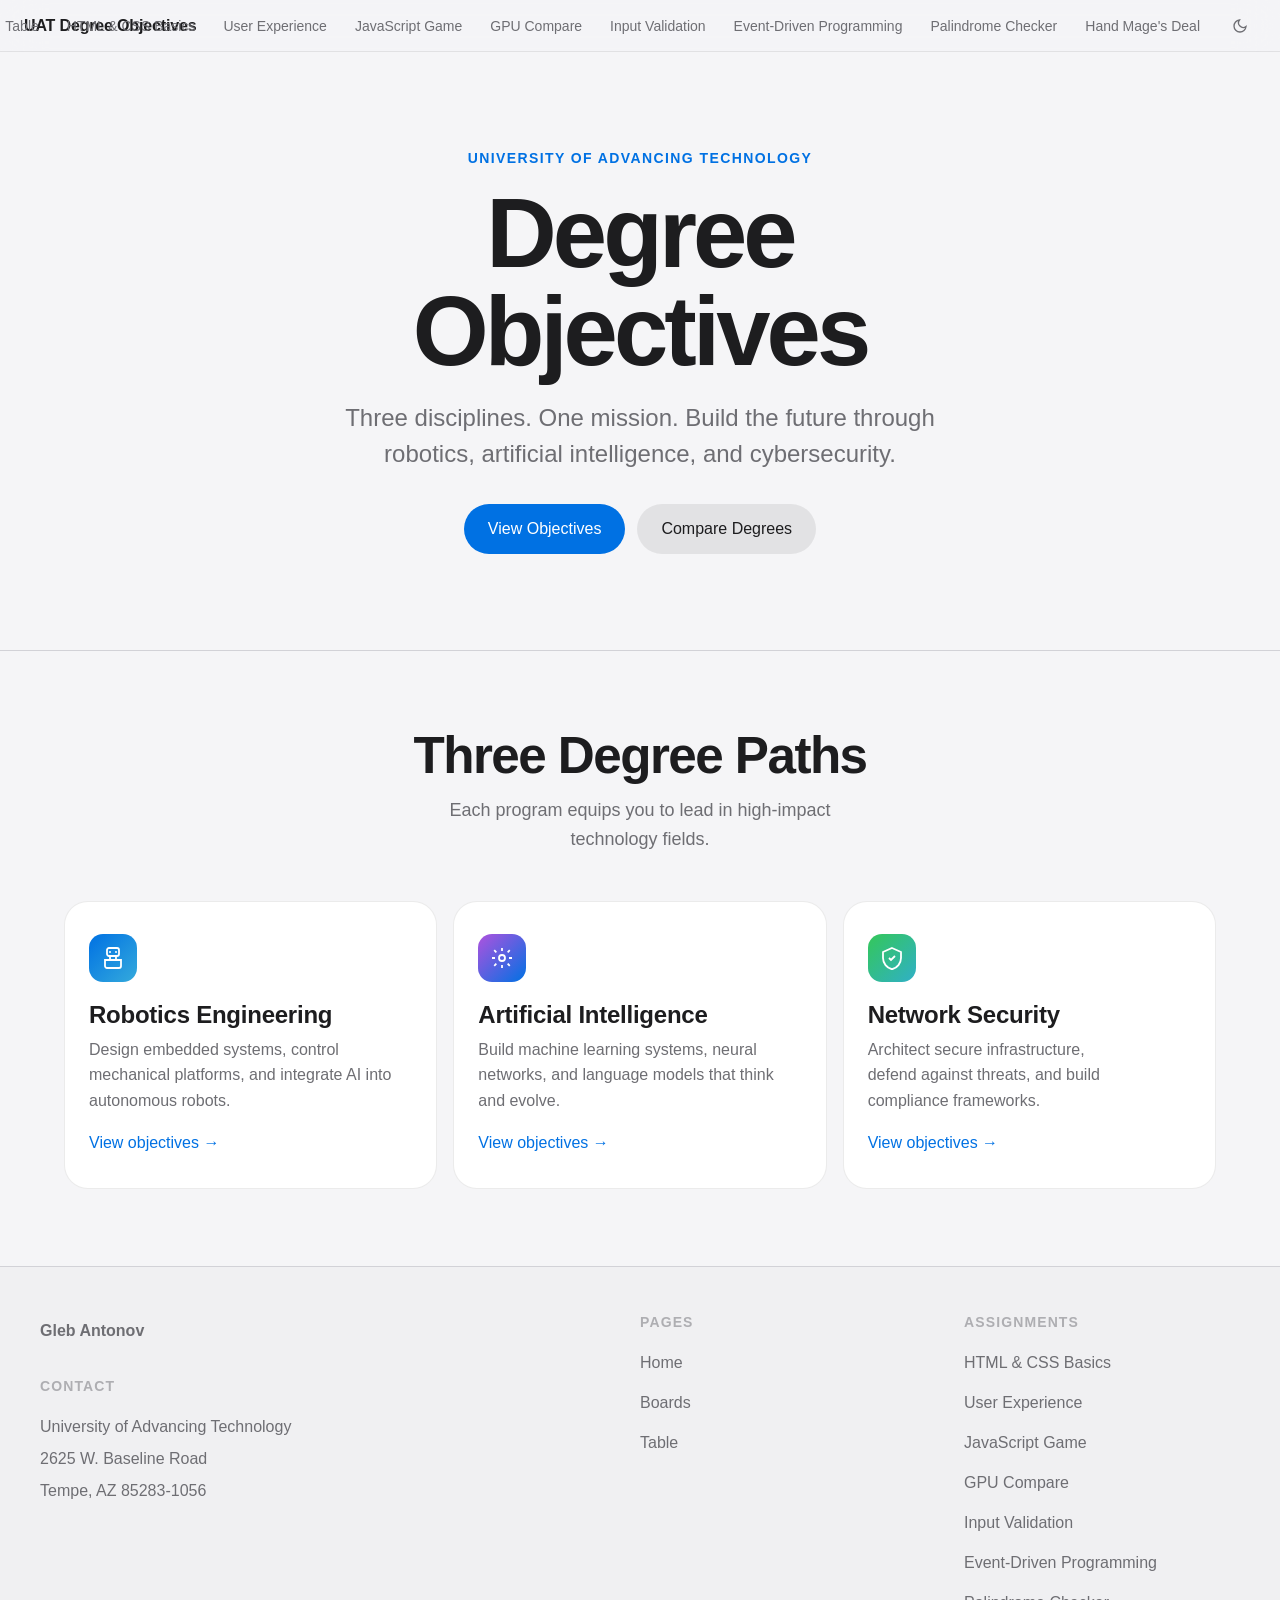
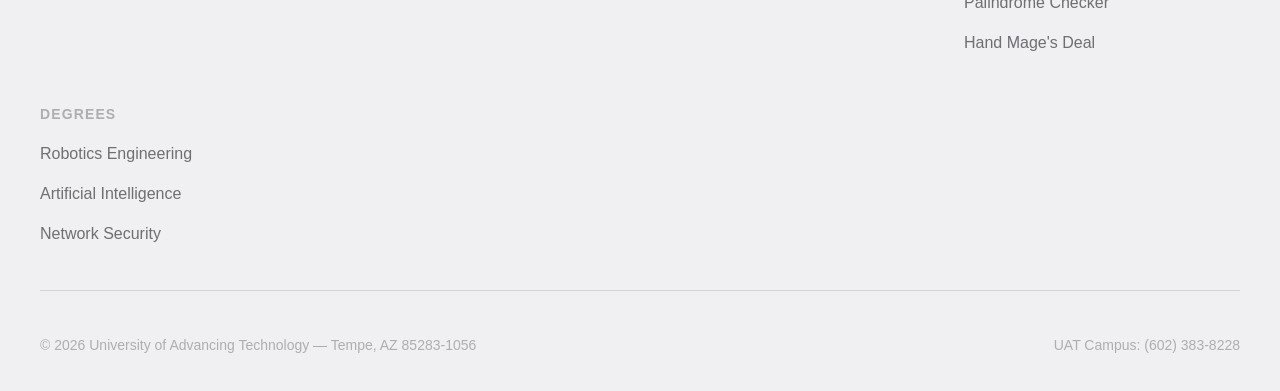
<file: index.html>
<!DOCTYPE html>
<html lang="en">
<head>
  <meta charset="UTF-8">
  <meta name="viewport" content="width=device-width, initial-scale=1.0">
  <title>Home | UAT Degree Objectives</title>
  <meta name="description" content="Degree objectives for Robotics Engineering, AI, and Network Security at the University of Advancing Technology.">
  <link rel="stylesheet" href="./style.css">
  <style>
    /* ===== Assignment iframe overlay (large centered window) ===== */
    .iframe-overlay {
      display: none;
      position: fixed;
      inset: 0;
      background: rgba(0, 0, 0, 0.75);
      z-index: 9999;
      padding: 20px;
      box-sizing: border-box;
      align-items: center;
      justify-content: center;
    }
    .iframe-overlay.active {
      display: flex;
    }
    .iframe-window {
      display: flex;
      flex-direction: column;
      width: 100%;
      height: 100%;
      background: #000;
      border-radius: 12px;
      overflow: hidden;
      box-shadow: 0 20px 60px rgba(0,0,0,0.5);
    }
    .iframe-toolbar {
      display: flex;
      justify-content: space-between;
      align-items: center;
      padding: 8px 16px;
      background: rgba(30,30,30,0.95);
      border-bottom: 1px solid #333;
      flex-shrink: 0;
    }
    .iframe-back {
      color: #0ea5e9;
      text-decoration: none;
      font-weight: 600;
      font-size: 0.9rem;
    }
    .iframe-back:hover { opacity: 0.7; }
    .iframe-title {
      color: #ccc;
      font-size: 0.85rem;
    }
    .iframe-wrapper {
      flex: 1 1 auto;
      background: #fff;
      position: relative;
    }
    .iframe-wrapper iframe {
      position: absolute;
      inset: 0;
      width: 100%;
      height: 100%;
      border: none;
    }
  </style>
</head>
<body>
  <header>
    <h1>UAT Degree Objectives</h1>
  </header>
  <nav>
    <h2>Navigation</h2>
    <a href="./index.html">Home</a><br>
    <a href="./boards.html">Boards</a><br>
    <a href="./table.html">Table</a><br>
    <h2 style="margin-top: 1rem; font-size: 0.8em; color: var(--color-text-muted);">Assignments</h2>
    <a href="CSC102-Assigment2.1/index.html" data-assignment="HTML & CSS Basics">HTML & CSS Basics</a><br>
    <a href="CSC102Assignment-3.1-User-Experience/index.html" data-assignment="User Experience">User Experience</a><br>
    <a href="CSC102Assignment-4.1-JavaScript-Game/game.html" data-assignment="JavaScript Game">JavaScript Game</a><br>
    <a href="GPU-Compare/table.html" data-assignment="GPU Compare">GPU Compare</a><br>
    <a href="Assignment-6.1-User-Input-Validation/strings.html" data-assignment="Input Validation">Input Validation</a><br>
    <a href="Assignment-7.1-Event-Driven-Programming/index.html" data-assignment="Event-Driven Programming">Event-Driven Programming</a><br>
    <a href="Palindrome-Checker-Sound/palindrome.html" data-assignment="Palindrome Checker">Palindrome Checker</a><br>
    <a href="The-Hand-Mage-s-Deal-Final/game.html" data-assignment="Hand Mage's Deal">Hand Mage's Deal</a><br>
    <button class="theme-btn" aria-label="Toggle theme"></button>
  </nav>

  <main id="pageContent">
    <section class="hero">
      <p class="eyebrow">University of Advancing Technology</p>
      <h2>Degree<br>Objectives</h2>
      <p>Three disciplines. One mission. Build the future through robotics, artificial intelligence, and cybersecurity.</p>
      <div class="btn-row">
        <a href="./boards.html" class="btn btn-primary">View Objectives</a>
        <a href="./table.html" class="btn btn-secondary">Compare Degrees</a>
      </div>
    </section>

    <section class="cards-section">
      <div class="wrap">
        <h2>Three Degree Paths</h2>
        <p class="sub">Each program equips you to lead in high-impact technology fields.</p>
        <div class="cards-grid">

          <a href="./boards.html#robotics" class="card reveal">
            <div class="card-icon blue" aria-hidden="true">
              <svg viewBox="0 0 24 24" fill="none" stroke="currentColor" stroke-width="1.8">
                <rect x="6" y="2" width="12" height="8" rx="2"/>
                <path d="M9 10v4M15 10v4M4 14h16v6a2 2 0 01-2 2H6a2 2 0 01-2-2v-6z"/>
                <circle cx="9" cy="6" r="1" fill="currentColor" stroke="none"/>
                <circle cx="15" cy="6" r="1" fill="currentColor" stroke="none"/>
              </svg>
            </div>
            <h3>Robotics Engineering</h3>
            <p>Design embedded systems, control mechanical platforms, and integrate AI into autonomous robots.</p>
            <span class="more">View objectives &rarr;</span>
          </a>

          <a href="./boards.html#ai" class="card reveal">
            <div class="card-icon purple" aria-hidden="true">
              <svg viewBox="0 0 24 24" fill="none" stroke="currentColor" stroke-width="1.8">
                <circle cx="12" cy="12" r="3"/>
                <path d="M12 2v3M12 19v3M4.22 4.22l2.12 2.12M17.66 17.66l2.12 2.12M2 12h3M19 12h3M4.22 19.78l2.12-2.12M17.66 6.34l2.12-2.12"/>
              </svg>
            </div>
            <h3>Artificial Intelligence</h3>
            <p>Build machine learning systems, neural networks, and language models that think and evolve.</p>
            <span class="more">View objectives &rarr;</span>
          </a>

          <a href="./boards.html#security" class="card reveal">
            <div class="card-icon green" aria-hidden="true">
              <svg viewBox="0 0 24 24" fill="none" stroke="currentColor" stroke-width="1.8">
                <path d="M12 2l9 4v6c0 5.25-3.75 10.15-9 11.25C6.75 22.15 3 17.25 3 12V6l9-4z"/>
                <path d="M9 12l2 2 4-4"/>
              </svg>
            </div>
            <h3>Network Security</h3>
            <p>Architect secure infrastructure, defend against threats, and build compliance frameworks.</p>
            <span class="more">View objectives &rarr;</span>
          </a>

        </div>
      </div>
    </section>
  </main>

  <!-- Assignment iframe overlay (hidden by default) -->
  <div id="assignmentContainer" class="iframe-overlay">
    <div class="iframe-window">
      <div class="iframe-toolbar">
        <a href="./index.html" class="iframe-back">← Back to Home</a>
        <span class="iframe-title" id="assignmentTitle"></span>
        <div style="display:flex;align-items:center;gap:8px;">
          <span style="color:#666;font-size:0.75rem;" id="assignmentUrl"></span>
        </div>
      </div>
      <div class="iframe-wrapper">
        <iframe id="assignmentFrame" src="" frameborder="0"></iframe>
      </div>
    </div>
  </div>

  <footer id="footer">
    <div class="footer-grid">
      <div>
        <p><strong>Gleb Antonov</strong><br>
        <br>
        <h4>Contact</h4>
        University of Advancing Technology<br>
        2625 W. Baseline Road<br>
        Tempe, AZ 85283-1056<br>
      </div>
      <div>
        <h4>Pages</h4>
        <ul>
          <li><a href="./index.html">Home</a></li>
          <li><a href="./boards.html">Boards</a></li>
          <li><a href="./table.html">Table</a></li>
        </ul>
      </div>
      <div>
        <h4>Assignments</h4>
        <ul>
          <li><a href="CSC102-Assigment2.1/index.html">HTML & CSS Basics</a></li>
          <li><a href="CSC102Assignment-3.1-User-Experience/index.html">User Experience</a></li>
          <li><a href="CSC102Assignment-4.1-JavaScript-Game/game.html">JavaScript Game</a></li>
          <li><a href="GPU-Compare/table.html">GPU Compare</a></li>
          <li><a href="Assignment-6.1-User-Input-Validation/strings.html">Input Validation</a></li>
          <li><a href="Assignment-7.1-Event-Driven-Programming/index.html">Event-Driven Programming</a></li>
          <li><a href="Palindrome-Checker-Sound/palindrome.html">Palindrome Checker</a></li>
          <li><a href="The-Hand-Mage-s-Deal-Final/game.html">Hand Mage's Deal</a></li>
        </ul>
      </div>
      <div>
        <h4>Degrees</h4>
        <ul>
          <li><a href="./boards.html#robotics">Robotics Engineering</a></li>
          <li><a href="./boards.html#ai">Artificial Intelligence</a></li>
          <li><a href="./boards.html#security">Network Security</a></li>
        </ul>
      </div>
    </div>
    <div class="footer-bottom">
      <p>&copy; 2026 University of Advancing Technology &mdash; Tempe, AZ 85283-1056</p>
      <p>UAT Campus: (602) 383-8228</p>
    </div>
  </footer>

  <script>
    (function(){
      var saved;
      try { saved = localStorage.getItem('uat-theme'); } catch(e){}
      var sys = matchMedia('(prefers-color-scheme:dark)').matches ? 'dark' : 'light';
      document.documentElement.setAttribute('data-theme', saved || sys);
    })();

    document.addEventListener('DOMContentLoaded', function () {
      var currentPath = location.pathname;
      document.querySelectorAll('nav a').forEach(function(a){
        var href = a.getAttribute('href');
        if (!href) return;
        try { var resolved = new URL(href, location.href).pathname; }
        catch(e) { return; }
        if (resolved === currentPath) a.classList.add('active');
      });

      var btn = document.querySelector('.theme-btn');
      function renderIcon(t) {
        if (!btn) return;
        btn.innerHTML = t === 'dark'
          ? '<svg width="16" height="16" viewBox="0 0 24 24" fill="none" stroke="currentColor" stroke-width="2"><circle cx="12" cy="12" r="5"/><path d="M12 1v2M12 21v2M4.22 4.22l1.42 1.42M18.36 18.36l1.42 1.42M1 12h2M21 12h2M4.22 19.78l1.42-1.42M18.36 5.64l1.42-1.42"/></svg>'
          : '<svg width="16" height="16" viewBox="0 0 24 24" fill="none" stroke="currentColor" stroke-width="2"><path d="M21 12.79A9 9 0 1 1 11.21 3 7 7 0 0 0 21 12.79z"/></svg>';
        btn.setAttribute('aria-label', 'Switch to ' + (t === 'dark' ? 'light' : 'dark') + ' mode');
      }
      var cur = document.documentElement.getAttribute('data-theme') || 'light';
      renderIcon(cur);
      if (btn) btn.addEventListener('click', function(){
        cur = cur === 'dark' ? 'light' : 'dark';
        document.documentElement.setAttribute('data-theme', cur);
        try { localStorage.setItem('uat-theme', cur); } catch(e){}
        renderIcon(cur);
      });

      var revEls = document.querySelectorAll('.reveal');
      if ('IntersectionObserver' in window) {
        var io = new IntersectionObserver(function(entries){
          entries.forEach(function(e){ if(e.isIntersecting){ e.target.classList.add('in'); io.unobserve(e.target); } });
        }, { threshold: 0.1 });
        revEls.forEach(function(el){ io.observe(el); });
      } else {
        revEls.forEach(function(el){ el.classList.add('in'); });
      }

      // Assignment iframe shell logic
      var assignLinks = document.querySelectorAll('nav a[data-assignment]');
      assignLinks.forEach(function(link) {
        link.addEventListener('click', function(e) {
          e.preventDefault();
          var href = this.getAttribute('href');
          var title = this.getAttribute('data-assignment');

          // Show overlay
          document.getElementById('assignmentContainer').classList.add('active');
          document.getElementById('assignmentFrame').src = href;
          document.getElementById('assignmentTitle').textContent = title;
          document.getElementById('assignmentUrl').textContent = href;
        });
      });

      // Back button logic
      var backLink = document.querySelector('.iframe-back');
      if (backLink) {
        backLink.addEventListener('click', function(e) {
          e.preventDefault();
          document.getElementById('assignmentContainer').classList.remove('active');
          document.getElementById('assignmentFrame').src = '';
        });
      }
    });
  </script>
</body>
</html>
</file>
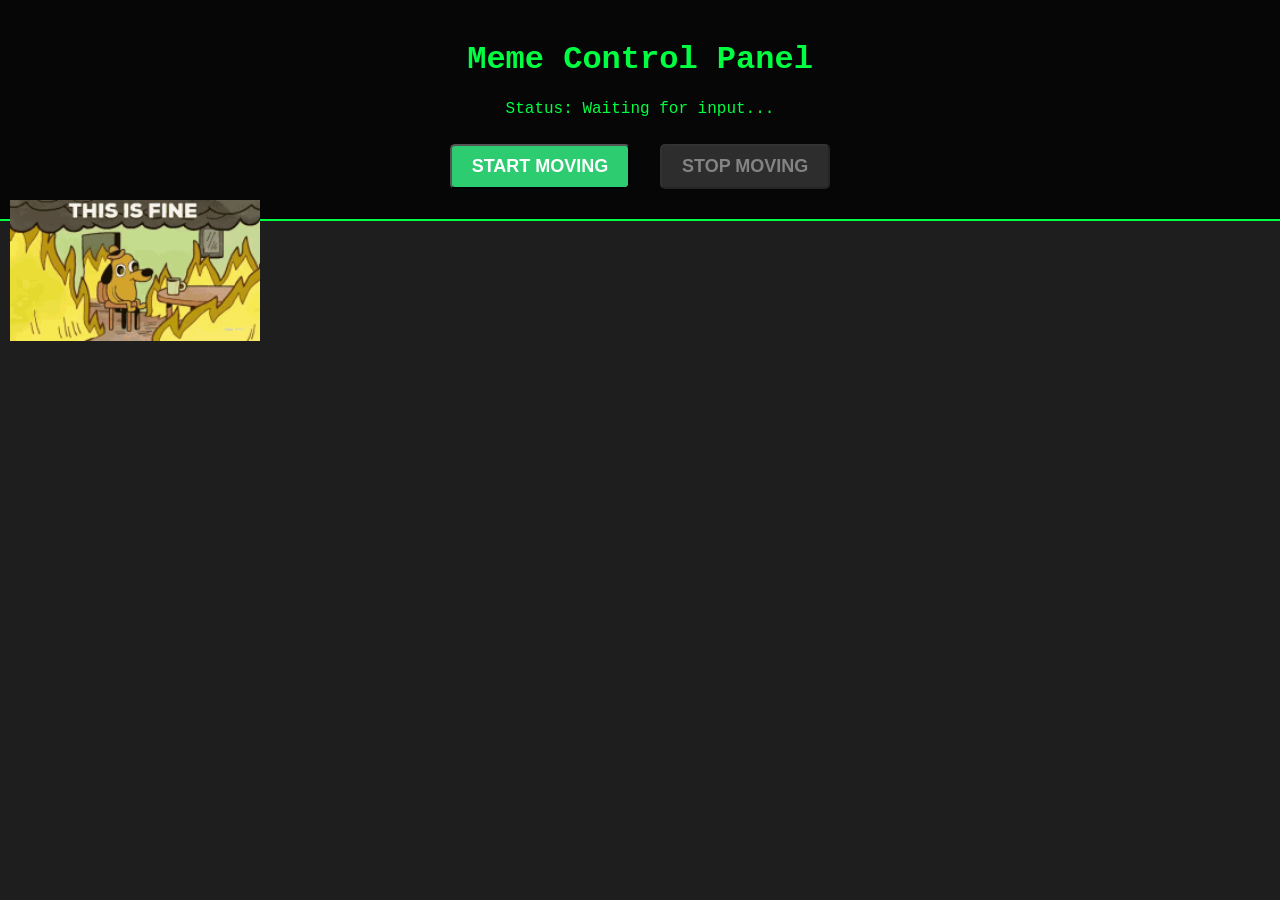
<file: Assignment-7.1-Event-Driven-Programming/index.html>
<!-- Created by Gleb Antonov (Firey) -->
<!-- Tells the browser we are using HTML5 -->
<!DOCTYPE html>

<!-- The opening tag for the HTML document -->
<html lang="en">

<!-- The head section for metadata and links -->
<head>
    
    <!-- Character encoding to make sure text displays correctly -->
    <meta charset="UTF-8">
    
    <!-- The title that shows up in the browser tab -->
    <title>Bouncing Meme Generator</title>
    
    <!-- Links our separate CSS file for styling -->
    <link rel="stylesheet" href="main.css">

<!-- Closes the head section -->
</head>

<!-- The body section where the visible content lives -->
<body>

    <!-- A container box for the controls -->
    <div id="controlPanel">

        <!-- Main heading for the page -->
        <h1>Meme Control Panel</h1>

        <!-- Status message area to satisfy the innerHTML requirement -->
        <p id="statusMsg">Status: Waiting for input...</p>

        <!-- Form tag included to satisfy the "MUST use form" requirement -->
        <!-- onsubmit="return false" prevents the page from reloading -->
        <form onsubmit="return false;">

            <!-- The Start button wired with onClick to trigger the JS function -->
            <!-- I give it an ID so JS can enable/disable it -->
            <button id="startBtn" onclick="clickStart();">START MOVING</button>

            <!-- The Stop button wired with onClick to trigger the JS function -->
            <!-- I set it to 'disabled' by default because the image isn't moving yet -->
            <button id="stopBtn" onclick="clickStop();" disabled>STOP MOVING</button>

        <!-- Closes the form tag -->
        </form>

    <!-- Closes the control panel div -->
    </div>

    <!-- The meme image that will move around the screen -->
    <img id="memeImage" src="this-is-fine.gif" alt="This is fine meme">

    <!-- Links the separate JavaScript file so the code runs -->
    <script src="code.js"></script>

<!-- Closes the body section -->
</body>

<!-- Closes the HTML document -->
</html>
</file>
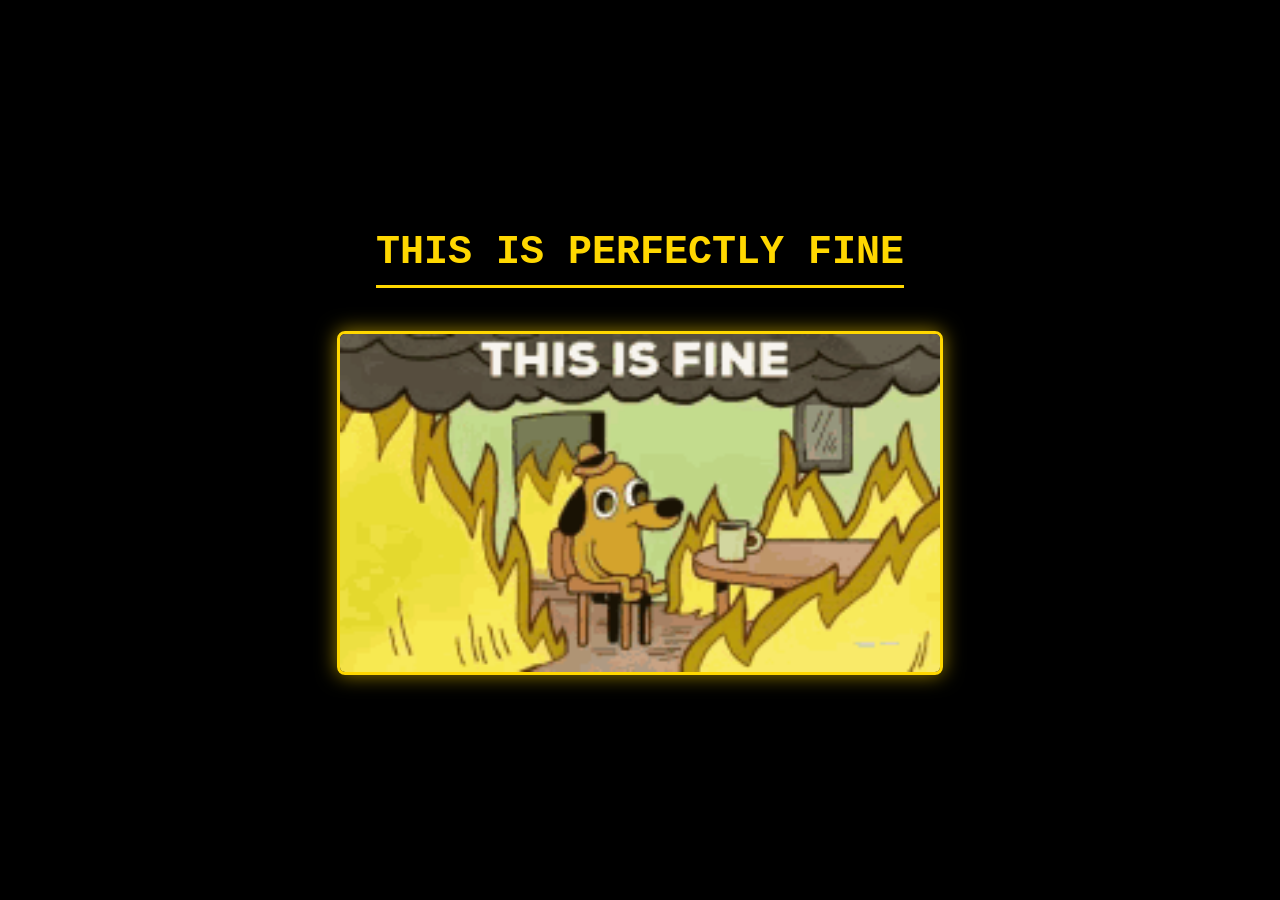
<file: CSC102-Assigment2.1/index.html>
<!-- Created by Gleb Antonov (Firey) -->
<!-- This turns the document type as HTML5 -->
<!DOCTYPE html>

<!-- This is the opening tag for the HTML document -->
<html>

<!-- This is the opening tag for the head section -->
<head>

    <!-- This is the opening tag for the page title -->
    <title>
        <!-- This is the text that appears in the browser tab -->
        System Status Report
    <!-- This is the closing tag for the page title -->
    </title>

    <!-- This style block creates the Gold and Black look and feel -->
    <style>
        /* This styles the main body background and layout */
        body {
            background-color: #000000; /* Pure black background */
            color: #FFD700; /* Gold text color */
            font-family: 'Courier New', monospace; /* Monospace font */
            text-align: center; /* Centers text */
            display: flex; /* Uses flexbox for alignment */
            flex-direction: column; /* Stacks items vertically */
            align-items: center; /* Centers items horizontally */
            justify-content: center; /* Centers items vertically */
            height: 100vh; /* Takes up full screen height */
            margin: 0; /* Removes default margins */
        }
        
        /* This styles the H1 header */
        h1 {
            border-bottom: 3px solid #FFD700; /* Gold underline */
            padding-bottom: 10px; /* Space between text and line */
            font-size: 2.5em; /* Makes text larger */
        }

        /* This styles the gif */
        img {
            border: 3px solid #FFD700; /* Gold border around it */
            border-radius: 8px; /* Rounded corners to make it look nice */
            box-shadow: 0 0 20px rgba(255, 215, 0, 0.6); /* Gold glow effect */
            width: 600px; /* The width of the gif */
            height: auto; /* Maintains aspect ratio of the gif */
        }
    </style>

<!-- This is the closing tag for the head section -->
</head>

<!-- This is the opening tag for the body section -->
<body>

    <!-- This is the opening tag for the main header -->
    <h1>
        <!-- This is the header text above the gif -->
        THIS IS PERFECTLY FINE
    <!-- This is the closing tag for the main header -->
    </h1>

    <!-- This is the opening tag for the paragraph container -->
    <p>
        <!-- This puts the meme GIF with the specific ID -->
        <img id="memeGIF" src="this-is-fine-its-fine.gif" alt="This is fine dog">
    
    <!-- This is the closing tag for the paragraph -->
    </p>

<!-- This is the closing tag for the body section -->
</body>

<!-- This is the closing tag for the HTML document -->
</html>
</file>
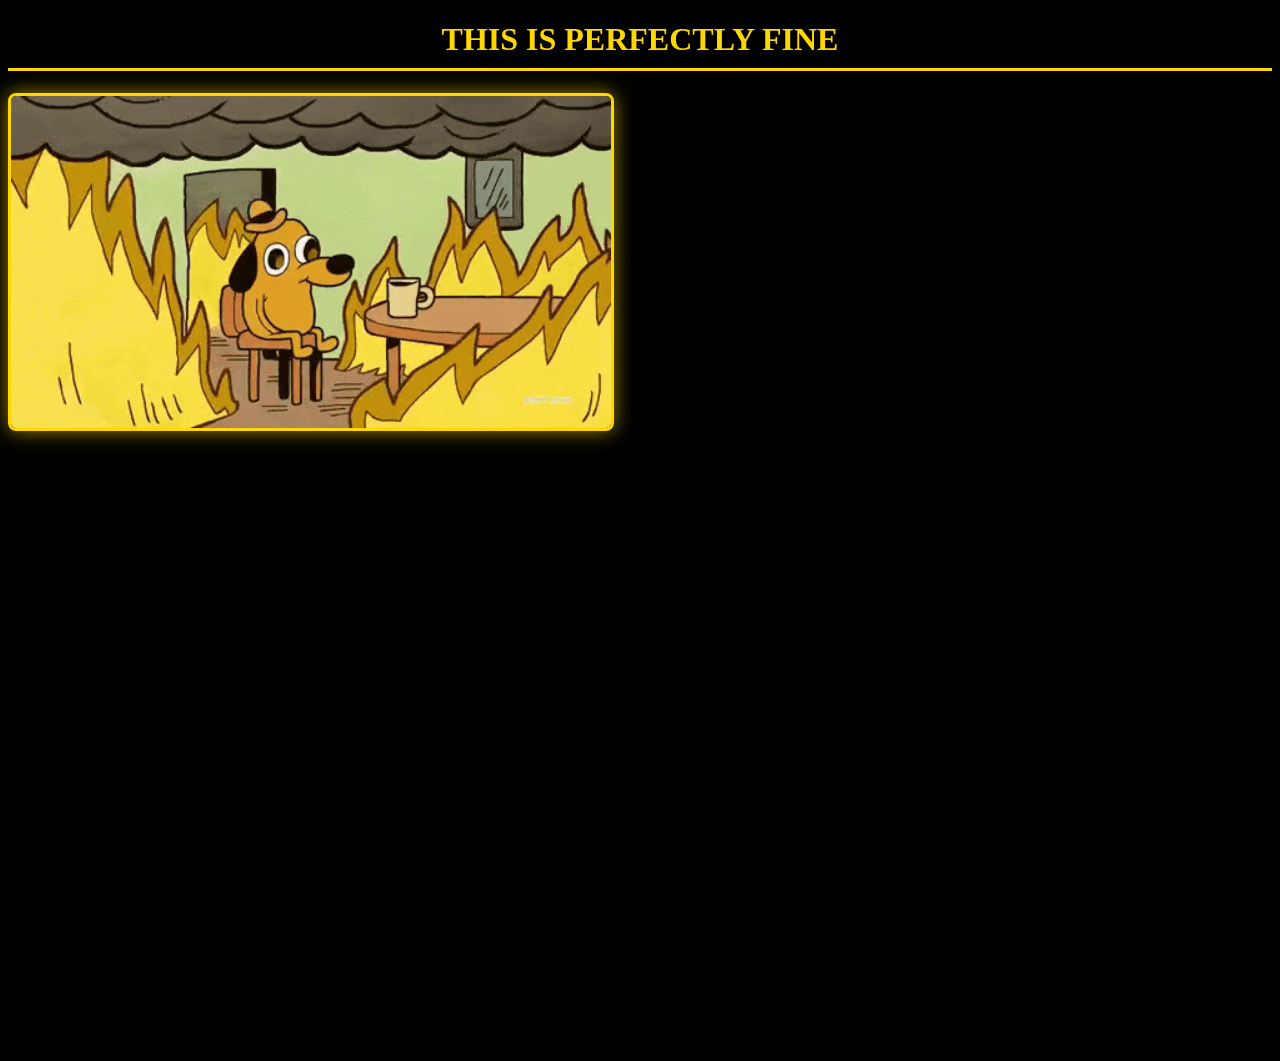
<file: CSC102Assignment-3.1-User-Experience/index.html>
<!-- Created by Gleb Antonov (Firey) -->
<!-- This declares the document type as HTML5 -->
<!DOCTYPE html>

<!-- This is the opening tag for the HTML document -->
<html>

<!-- This is the opening tag for the head section -->
<head>

    <!-- This is the opening tag for the page title -->
    <title>
        This is fine, right?
    </title>

    <!-- Link to external CSS file -->
    <link rel="stylesheet" href="main.css">

<!-- This is the closing tag for the head section -->
</head>

<!-- This is the opening tag for the body section -->
<body>

    <!-- This is the opening tag for the main header -->
    <h1>
        THIS IS PERFECTLY FINE
    </h1>

    <!-- This is the opening tag for the paragraph container -->
    <p>
        <!-- This puts the meme GIF with the specific ID -->
        <img id="memeImage" src="this-is-fine.gif" alt="This is fine dog">
    </p>

    <!-- Added empty nav and footer to matches CSS requirements, even if empty for now -->
    <nav></nav>
    <footer></footer>

<!-- This is the closing tag for the body section -->
</body>

<!-- This is the closing tag for the HTML document -->
</html>
</file>
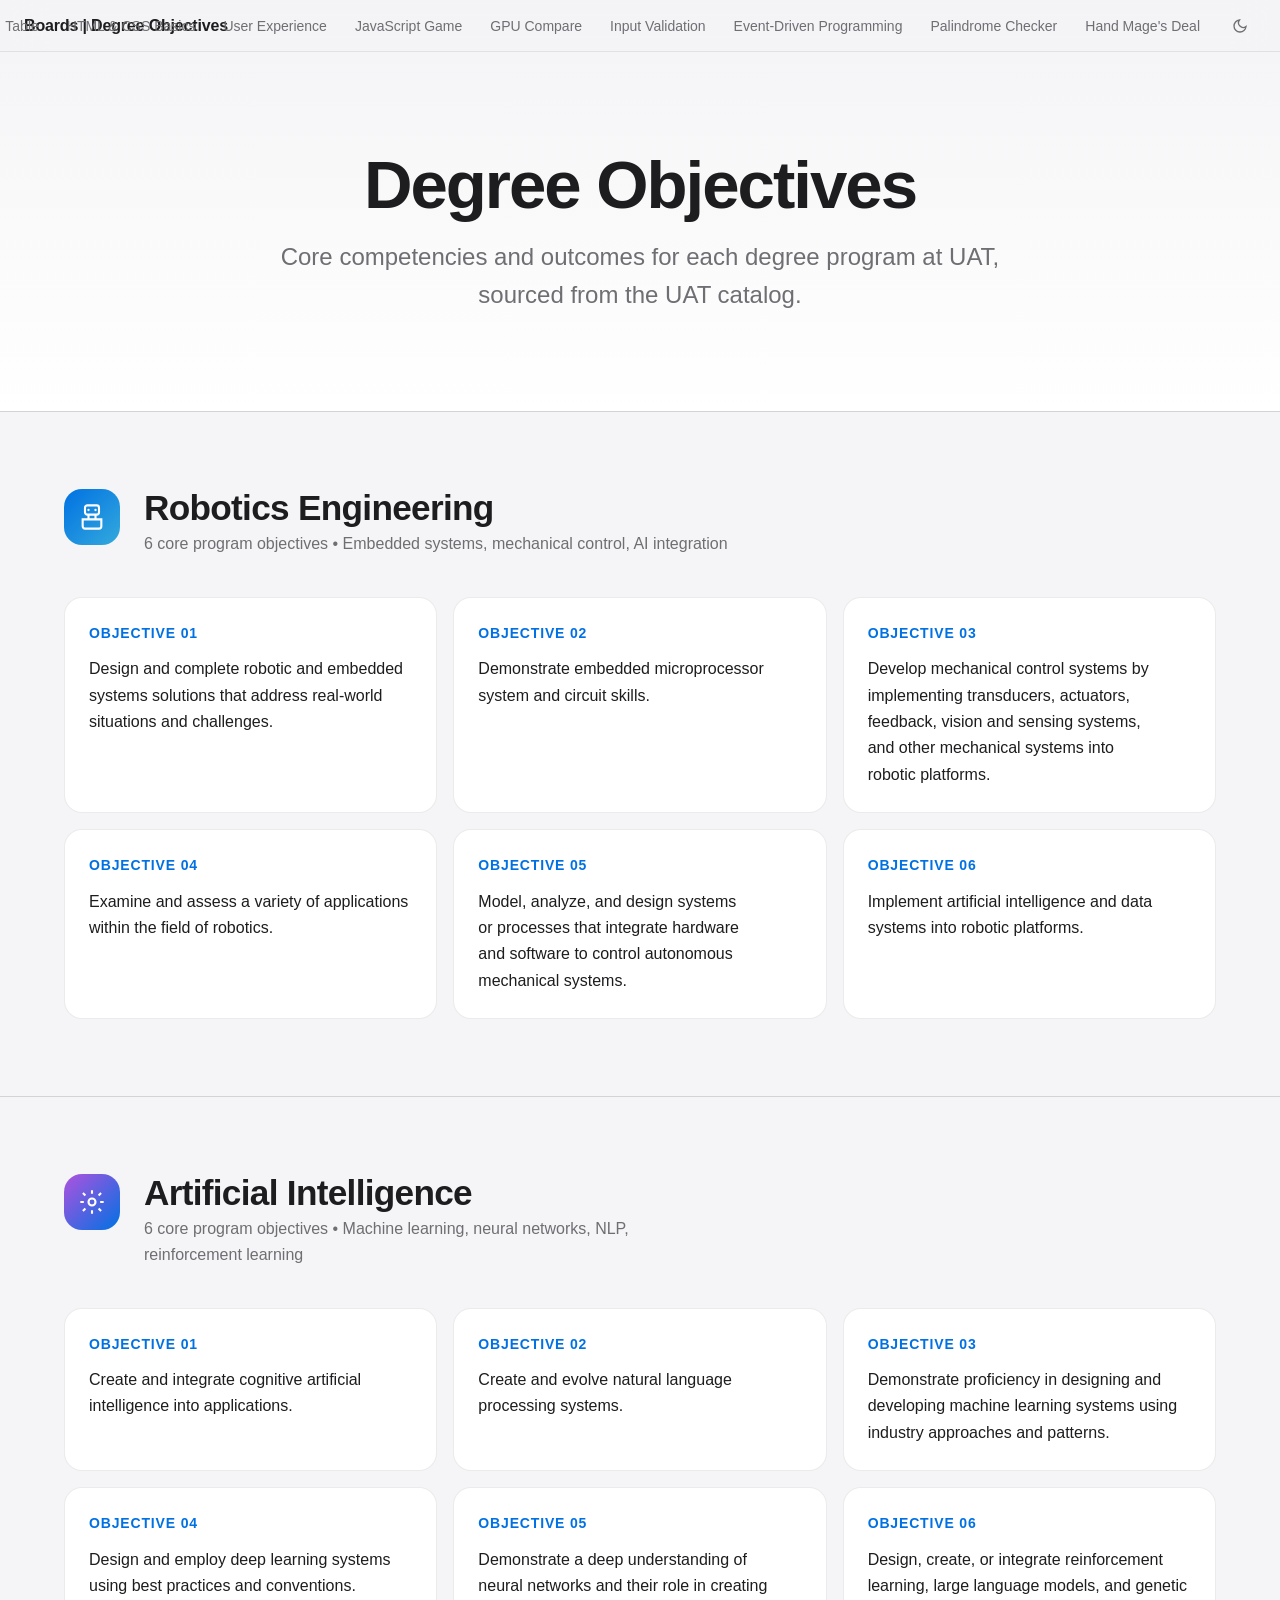
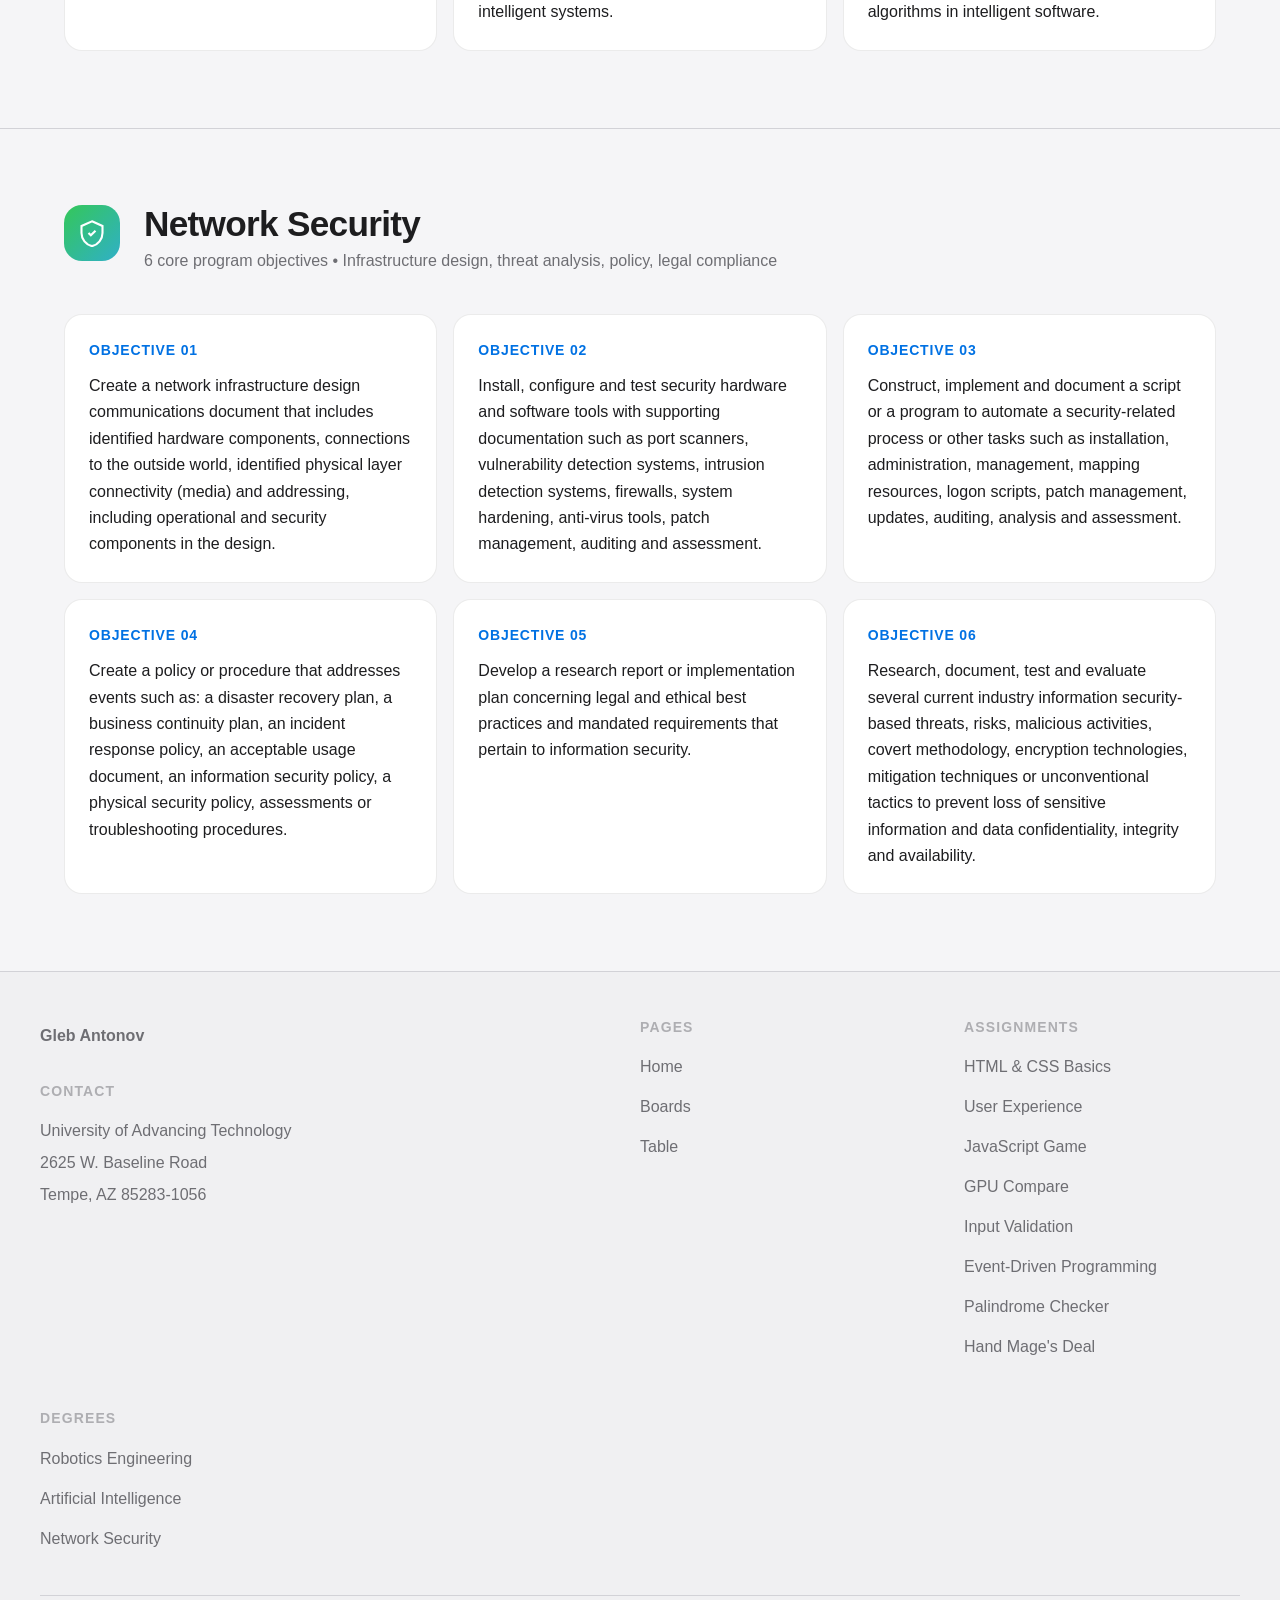
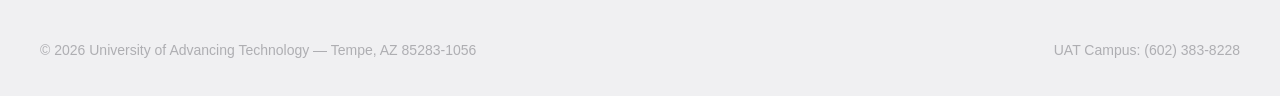
<file: boards.html>
<!DOCTYPE html>
<html lang="en">
<head>
  <meta charset="UTF-8">
  <meta name="viewport" content="width=device-width, initial-scale=1.0">
  <title>Boards | UAT Degree Objectives</title>
  <meta name="description" content="All UAT degree objectives for Robotics Engineering, Artificial Intelligence, and Network Security.">
  <link rel="stylesheet" href="./style.css">
  <style>
    /* ===== Assignment iframe overlay (large centered window) ===== */
    .iframe-overlay {
      display: none;
      position: fixed;
      inset: 0;
      background: rgba(0, 0, 0, 0.75);
      z-index: 9999;
      padding: 20px;
      box-sizing: border-box;
      align-items: center;
      justify-content: center;
    }
    .iframe-overlay.active {
      display: flex;
    }
    .iframe-window {
      display: flex;
      flex-direction: column;
      width: 100%;
      height: 100%;
      background: #000;
      border-radius: 12px;
      overflow: hidden;
      box-shadow: 0 20px 60px rgba(0,0,0,0.5);
    }
    .iframe-toolbar {
      display: flex;
      justify-content: space-between;
      align-items: center;
      padding: 8px 16px;
      background: rgba(30,30,30,0.95);
      border-bottom: 1px solid #333;
      flex-shrink: 0;
    }
    .iframe-back {
      color: #0ea5e9;
      text-decoration: none;
      font-weight: 600;
      font-size: 0.9rem;
    }
    .iframe-back:hover { opacity: 0.7; }
    .iframe-title {
      color: #ccc;
      font-size: 0.85rem;
    }
    .iframe-wrapper {
      flex: 1 1 auto;
      background: #fff;
      position: relative;
    }
    .iframe-wrapper iframe {
      position: absolute;
      inset: 0;
      width: 100%;
      height: 100%;
      border: none;
    }
  </style>
</head>
<body>
  <header>
    <h1>Boards | Degree Objectives</h1>
  </header>
  <nav>
    <h2>Navigation</h2>
    <a href="./index.html">Home</a><br>
    <a href="./boards.html">Boards</a><br>
    <a href="./table.html">Table</a><br>
    <h2 style="margin-top: 1rem; font-size: 0.8em; color: var(--color-text-muted);">Assignments</h2>
    <a href="CSC102-Assigment2.1/index.html" data-assignment="HTML & CSS Basics">HTML & CSS Basics</a><br>
    <a href="CSC102Assignment-3.1-User-Experience/index.html" data-assignment="User Experience">User Experience</a><br>
    <a href="CSC102Assignment-4.1-JavaScript-Game/game.html" data-assignment="JavaScript Game">JavaScript Game</a><br>
    <a href="GPU-Compare/table.html" data-assignment="GPU Compare">GPU Compare</a><br>
    <a href="Assignment-6.1-User-Input-Validation/strings.html" data-assignment="Input Validation">Input Validation</a><br>
    <a href="Assignment-7.1-Event-Driven-Programming/index.html" data-assignment="Event-Driven Programming">Event-Driven Programming</a><br>
    <a href="Palindrome-Checker-Sound/palindrome.html" data-assignment="Palindrome Checker">Palindrome Checker</a><br>
    <a href="The-Hand-Mage-s-Deal-Final/game.html" data-assignment="Hand Mage's Deal">Hand Mage's Deal</a><br>
    <button class="theme-btn" aria-label="Toggle theme"></button>
  </nav>

  <main id="pageContent">
    <section class="page-hero">
      <div class="wrap--sm">
        <h2>Degree Objectives</h2>
        <p>Core competencies and outcomes for each degree program at UAT, sourced from the UAT catalog.</p>
      </div>
    </section>

    <!-- ====== ROBOTICS ENGINEERING ====== -->
    <section class="degree" id="robotics">
      <div class="wrap">
        <div class="degree-head reveal">
          <div class="degree-badge robotics" aria-hidden="true">
            <svg viewBox="0 0 24 24" fill="none" stroke="currentColor" stroke-width="1.8">
              <rect x="6" y="2" width="12" height="8" rx="2"/>
              <path d="M9 10v4M15 10v4M4 14h16v6a2 2 0 01-2 2H6a2 2 0 01-2-2v-6z"/>
              <circle cx="9" cy="6" r="1" fill="currentColor" stroke="none"/>
              <circle cx="15" cy="6" r="1" fill="currentColor" stroke="none"/>
            </svg>
          </div>
          <div class="degree-meta">
            <h3>Robotics Engineering</h3>
            <p>6 core program objectives &bull; Embedded systems, mechanical control, AI integration</p>
          </div>
        </div>
        <div class="obj-grid">
          <div class="obj-card reveal">
            <span class="obj-num">Objective 01</span>
            <p>Design and complete robotic and embedded systems solutions that address real-world situations and challenges.</p>
          </div>
          <div class="obj-card reveal">
            <span class="obj-num">Objective 02</span>
            <p>Demonstrate embedded microprocessor system and circuit skills.</p>
          </div>
          <div class="obj-card reveal">
            <span class="obj-num">Objective 03</span>
            <p>Develop mechanical control systems by implementing transducers, actuators, feedback, vision and sensing systems, and other mechanical systems into robotic platforms.</p>
          </div>
          <div class="obj-card reveal">
            <span class="obj-num">Objective 04</span>
            <p>Examine and assess a variety of applications within the field of robotics.</p>
          </div>
          <div class="obj-card reveal">
            <span class="obj-num">Objective 05</span>
            <p>Model, analyze, and design systems or processes that integrate hardware and software to control autonomous mechanical systems.</p>
          </div>
          <div class="obj-card reveal">
            <span class="obj-num">Objective 06</span>
            <p>Implement artificial intelligence and data systems into robotic platforms.</p>
          </div>
        </div>
      </div>
    </section>

    <!-- ====== ARTIFICIAL INTELLIGENCE ====== -->
    <section class="degree" id="ai">
      <div class="wrap">
        <div class="degree-head reveal">
          <div class="degree-badge ai" aria-hidden="true">
            <svg viewBox="0 0 24 24" fill="none" stroke="currentColor" stroke-width="1.8">
              <circle cx="12" cy="12" r="3"/>
              <path d="M12 2v3M12 19v3M4.22 4.22l2.12 2.12M17.66 17.66l2.12 2.12M2 12h3M19 12h3M4.22 19.78l2.12-2.12M17.66 6.34l2.12-2.12"/>
            </svg>
          </div>
          <div class="degree-meta">
            <h3>Artificial Intelligence</h3>
            <p>6 core program objectives &bull; Machine learning, neural networks, NLP, reinforcement learning</p>
          </div>
        </div>
        <div class="obj-grid">
          <div class="obj-card reveal">
            <span class="obj-num">Objective 01</span>
            <p>Create and integrate cognitive artificial intelligence into applications.</p>
          </div>
          <div class="obj-card reveal">
            <span class="obj-num">Objective 02</span>
            <p>Create and evolve natural language processing systems.</p>
          </div>
          <div class="obj-card reveal">
            <span class="obj-num">Objective 03</span>
            <p>Demonstrate proficiency in designing and developing machine learning systems using industry approaches and patterns.</p>
          </div>
          <div class="obj-card reveal">
            <span class="obj-num">Objective 04</span>
            <p>Design and employ deep learning systems using best practices and conventions.</p>
          </div>
          <div class="obj-card reveal">
            <span class="obj-num">Objective 05</span>
            <p>Demonstrate a deep understanding of neural networks and their role in creating intelligent systems.</p>
          </div>
          <div class="obj-card reveal">
            <span class="obj-num">Objective 06</span>
            <p>Design, create, or integrate reinforcement learning, large language models, and genetic algorithms in intelligent software.</p>
          </div>
        </div>
      </div>
    </section>

    <!-- ====== NETWORK SECURITY ====== -->
    <section class="degree" id="security">
      <div class="wrap">
        <div class="degree-head reveal">
          <div class="degree-badge security" aria-hidden="true">
            <svg viewBox="0 0 24 24" fill="none" stroke="currentColor" stroke-width="1.8">
              <path d="M12 2l9 4v6c0 5.25-3.75 10.15-9 11.25C6.75 22.15 3 17.25 3 12V6l9-4z"/>
              <path d="M9 12l2 2 4-4"/>
            </svg>
          </div>
          <div class="degree-meta">
            <h3>Network Security</h3>
            <p>6 core program objectives &bull; Infrastructure design, threat analysis, policy, legal compliance</p>
          </div>
        </div>
        <div class="obj-grid">
          <div class="obj-card reveal">
            <span class="obj-num">Objective 01</span>
            <p>Create a network infrastructure design communications document that includes identified hardware components, connections to the outside world, identified physical layer connectivity (media) and addressing, including operational and security components in the design.</p>
          </div>
          <div class="obj-card reveal">
            <span class="obj-num">Objective 02</span>
            <p>Install, configure and test security hardware and software tools with supporting documentation such as port scanners, vulnerability detection systems, intrusion detection systems, firewalls, system hardening, anti-virus tools, patch management, auditing and assessment.</p>
          </div>
          <div class="obj-card reveal">
            <span class="obj-num">Objective 03</span>
            <p>Construct, implement and document a script or a program to automate a security-related process or other tasks such as installation, administration, management, mapping resources, logon scripts, patch management, updates, auditing, analysis and assessment.</p>
          </div>
          <div class="obj-card reveal">
            <span class="obj-num">Objective 04</span>
            <p>Create a policy or procedure that addresses events such as: a disaster recovery plan, a business continuity plan, an incident response policy, an acceptable usage document, an information security policy, a physical security policy, assessments or troubleshooting procedures.</p>
          </div>
          <div class="obj-card reveal">
            <span class="obj-num">Objective 05</span>
            <p>Develop a research report or implementation plan concerning legal and ethical best practices and mandated requirements that pertain to information security.</p>
          </div>
          <div class="obj-card reveal">
            <span class="obj-num">Objective 06</span>
            <p>Research, document, test and evaluate several current industry information security-based threats, risks, malicious activities, covert methodology, encryption technologies, mitigation techniques or unconventional tactics to prevent loss of sensitive information and data confidentiality, integrity and availability.</p>
          </div>
        </div>
      </div>
    </section>
  </main>

  <!-- Assignment iframe overlay (hidden by default) -->
  <div id="assignmentContainer" class="iframe-overlay">
    <div class="iframe-window">
      <div class="iframe-toolbar">
        <a href="./index.html" class="iframe-back">← Back to Home</a>
        <span class="iframe-title" id="assignmentTitle"></span>
        <div style="display:flex;align-items:center;gap:8px;">
          <span style="color:#666;font-size:0.75rem;" id="assignmentUrl"></span>
        </div>
      </div>
      <div class="iframe-wrapper">
        <iframe id="assignmentFrame" src="" frameborder="0"></iframe>
      </div>
    </div>
  </div>

  <footer id="footer">
    <div class="footer-grid">
      <div>
        <p><strong>Gleb Antonov</strong><br>
        <br>
        <h4>Contact</h4>
        University of Advancing Technology<br>
        2625 W. Baseline Road<br>
        Tempe, AZ 85283-1056<br>
      </div>
      <div>
        <h4>Pages</h4>
        <ul>
          <li><a href="./index.html">Home</a></li>
          <li><a href="./boards.html">Boards</a></li>
          <li><a href="./table.html">Table</a></li>
        </ul>
      </div>
      <div>
        <h4>Assignments</h4>
        <ul>
          <li><a href="CSC102-Assigment2.1/index.html">HTML & CSS Basics</a></li>
          <li><a href="CSC102Assignment-3.1-User-Experience/index.html">User Experience</a></li>
          <li><a href="CSC102Assignment-4.1-JavaScript-Game/game.html">JavaScript Game</a></li>
          <li><a href="GPU-Compare/table.html">GPU Compare</a></li>
          <li><a href="Assignment-6.1-User-Input-Validation/strings.html">Input Validation</a></li>
          <li><a href="Assignment-7.1-Event-Driven-Programming/index.html">Event-Driven Programming</a></li>
          <li><a href="Palindrome-Checker-Sound/palindrome.html">Palindrome Checker</a></li>
          <li><a href="The-Hand-Mage-s-Deal-Final/game.html">Hand Mage's Deal</a></li>
        </ul>
      </div>
      <div>
        <h4>Degrees</h4>
        <ul>
          <li><a href="./boards.html#robotics">Robotics Engineering</a></li>
          <li><a href="./boards.html#ai">Artificial Intelligence</a></li>
          <li><a href="./boards.html#security">Network Security</a></li>
        </ul>
      </div>
    </div>
    <div class="footer-bottom">
      <p>&copy; 2026 University of Advancing Technology &mdash; Tempe, AZ 85283-1056</p>
      <p>UAT Campus: (602) 383-8228</p>
    </div>
  </footer>

  <script>
    (function(){
      var saved;
      try { saved = localStorage.getItem('uat-theme'); } catch(e){}
      var sys = matchMedia('(prefers-color-scheme:dark)').matches ? 'dark' : 'light';
      document.documentElement.setAttribute('data-theme', saved || sys);
    })();

    document.addEventListener('DOMContentLoaded', function () {
      var currentPath = location.pathname;
      document.querySelectorAll('nav a').forEach(function(a){
        var href = a.getAttribute('href');
        if (!href) return;
        try { var resolved = new URL(href, location.href).pathname; }
        catch(e) { return; }
        if (resolved === currentPath) a.classList.add('active');
      });

      var btn = document.querySelector('.theme-btn');
      function renderIcon(t) {
        if (!btn) return;
        btn.innerHTML = t === 'dark'
          ? '<svg width="16" height="16" viewBox="0 0 24 24" fill="none" stroke="currentColor" stroke-width="2"><circle cx="12" cy="12" r="5"/><path d="M12 1v2M12 21v2M4.22 4.22l1.42 1.42M18.36 18.36l1.42 1.42M1 12h2M21 12h2M4.22 19.78l1.42-1.42M18.36 5.64l1.42-1.42"/></svg>'
          : '<svg width="16" height="16" viewBox="0 0 24 24" fill="none" stroke="currentColor" stroke-width="2"><path d="M21 12.79A9 9 0 1 1 11.21 3 7 7 0 0 0 21 12.79z"/></svg>';
        btn.setAttribute('aria-label', 'Switch to ' + (t === 'dark' ? 'light' : 'dark') + ' mode');
      }
      var cur = document.documentElement.getAttribute('data-theme') || 'light';
      renderIcon(cur);
      if (btn) btn.addEventListener('click', function(){
        cur = cur === 'dark' ? 'light' : 'dark';
        document.documentElement.setAttribute('data-theme', cur);
        try { localStorage.setItem('uat-theme', cur); } catch(e){}
        renderIcon(cur);
      });

      var revEls = document.querySelectorAll('.reveal');
      if ('IntersectionObserver' in window) {
        var io = new IntersectionObserver(function(entries){
          entries.forEach(function(e){ if(e.isIntersecting){ e.target.classList.add('in'); io.unobserve(e.target); } });
        }, { threshold: 0.1 });
        revEls.forEach(function(el){ io.observe(el); });
      } else {
        revEls.forEach(function(el){ el.classList.add('in'); });
      }

      // Assignment iframe shell logic
      var assignLinks = document.querySelectorAll('nav a[data-assignment]');
      assignLinks.forEach(function(link) {
        link.addEventListener('click', function(e) {
          e.preventDefault();
          var href = this.getAttribute('href');
          var title = this.getAttribute('data-assignment');

          // Show overlay
          document.getElementById('assignmentContainer').classList.add('active');
          document.getElementById('assignmentFrame').src = href;
          document.getElementById('assignmentTitle').textContent = title;
          document.getElementById('assignmentUrl').textContent = href;
        });
      });

      // Back button logic
      var backLink = document.querySelector('.iframe-back');
      if (backLink) {
        backLink.addEventListener('click', function(e) {
          e.preventDefault();
          document.getElementById('assignmentContainer').classList.remove('active');
          document.getElementById('assignmentFrame').src = '';
        });
      }
    });
  </script>
</body>
</html>
</file>
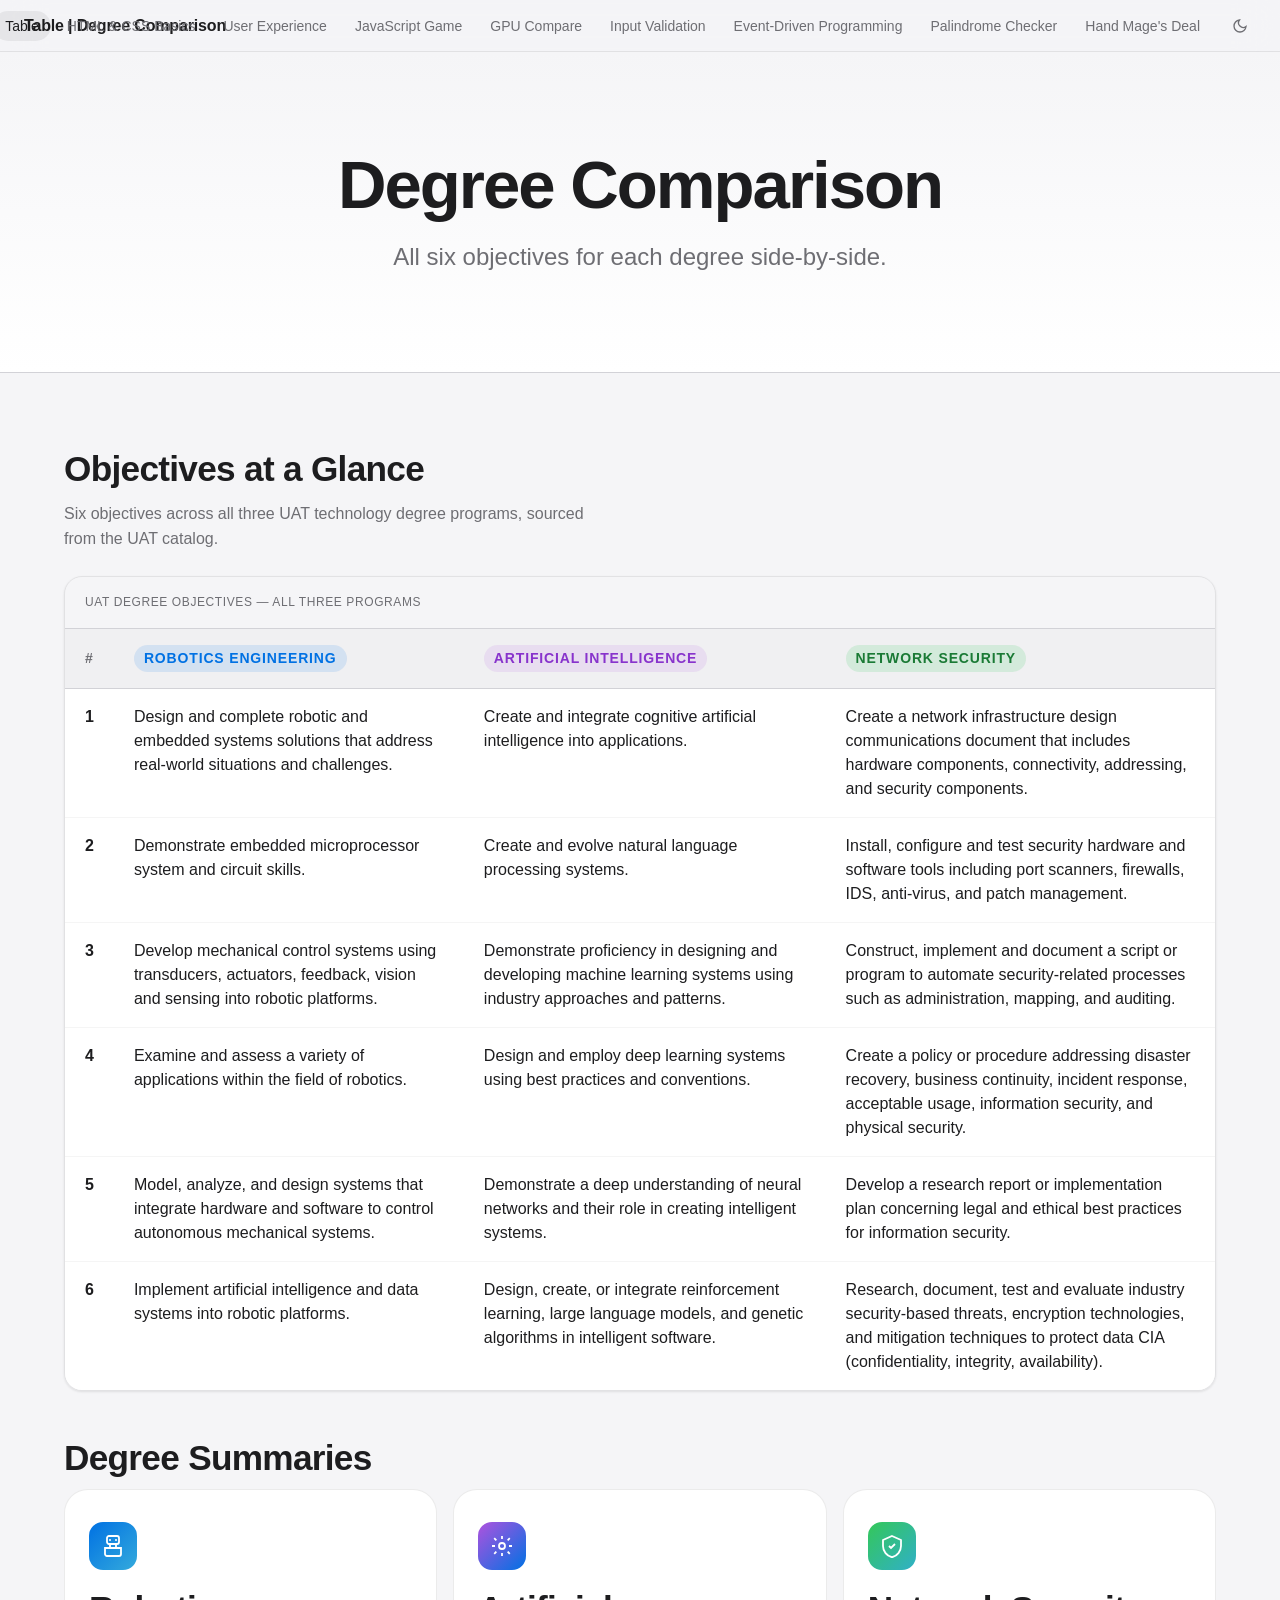
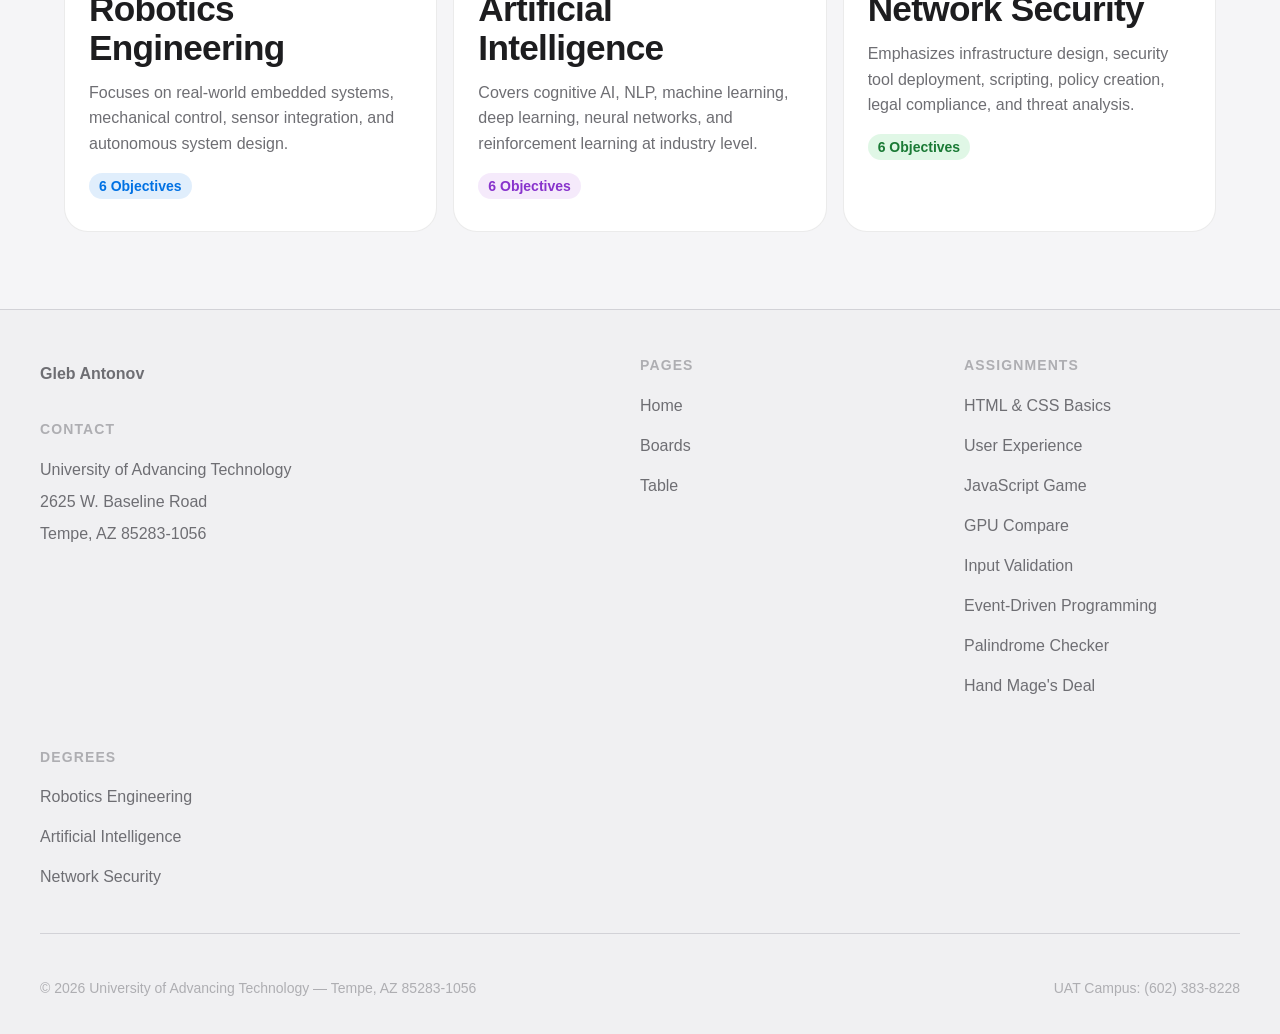
<file: table.html>
<!DOCTYPE html>
<html lang="en">
<head>
  <meta charset="UTF-8">
  <meta name="viewport" content="width=device-width, initial-scale=1.0">
  <title>Table | UAT Degree Comparison</title>
  <meta name="description" content="Side-by-side comparison of all UAT degree objectives, plus a breakdown of Inline vs Internal vs External CSS.">
  <link rel="stylesheet" href="./style.css">
  <style>
    /* ===== Assignment iframe overlay (large centered window) ===== */
    .iframe-overlay {
      display: none;
      position: fixed;
      inset: 0;
      background: rgba(0, 0, 0, 0.75);
      z-index: 9999;
      padding: 20px;
      box-sizing: border-box;
      align-items: center;
      justify-content: center;
    }
    .iframe-overlay.active {
      display: flex;
    }
    .iframe-window {
      display: flex;
      flex-direction: column;
      width: 100%;
      height: 100%;
      background: #000;
      border-radius: 12px;
      overflow: hidden;
      box-shadow: 0 20px 60px rgba(0,0,0,0.5);
    }
    .iframe-toolbar {
      display: flex;
      justify-content: space-between;
      align-items: center;
      padding: 8px 16px;
      background: rgba(30,30,30,0.95);
      border-bottom: 1px solid #333;
      flex-shrink: 0;
    }
    .iframe-back {
      color: #0ea5e9;
      text-decoration: none;
      font-weight: 600;
      font-size: 0.9rem;
    }
    .iframe-back:hover { opacity: 0.7; }
    .iframe-title {
      color: #ccc;
      font-size: 0.85rem;
    }
    .iframe-wrapper {
      flex: 1 1 auto;
      background: #fff;
      position: relative;
    }
    .iframe-wrapper iframe {
      position: absolute;
      inset: 0;
      width: 100%;
      height: 100%;
      border: none;
    }
  </style>
</head>
<body>
  <header>
    <h1>Table | Degree Comparison</h1>
  </header>
  <nav>
    <h2>Navigation</h2>
    <a href="./index.html">Home</a><br>
    <a href="./boards.html">Boards</a><br>
    <a href="./table.html">Table</a><br>
    <h2 style="margin-top: 1rem; font-size: 0.8em; color: var(--color-text-muted);">Assignments</h2>
    <a href="CSC102-Assigment2.1/index.html" data-assignment="HTML & CSS Basics">HTML & CSS Basics</a><br>
    <a href="CSC102Assignment-3.1-User-Experience/index.html" data-assignment="User Experience">User Experience</a><br>
    <a href="CSC102Assignment-4.1-JavaScript-Game/game.html" data-assignment="JavaScript Game">JavaScript Game</a><br>
    <a href="GPU-Compare/table.html" data-assignment="GPU Compare">GPU Compare</a><br>
    <a href="Assignment-6.1-User-Input-Validation/strings.html" data-assignment="Input Validation">Input Validation</a><br>
    <a href="Assignment-7.1-Event-Driven-Programming/index.html" data-assignment="Event-Driven Programming">Event-Driven Programming</a><br>
    <a href="Palindrome-Checker-Sound/palindrome.html" data-assignment="Palindrome Checker">Palindrome Checker</a><br>
    <a href="The-Hand-Mage-s-Deal-Final/game.html" data-assignment="Hand Mage's Deal">Hand Mage's Deal</a><br>
    <button class="theme-btn" aria-label="Toggle theme"></button>
  </nav>

  <main id="pageContent">
    <section class="page-hero">
      <div class="wrap--sm">
        <h2>Degree Comparison</h2>
        <p>All six objectives for each degree side-by-side.</p>
      </div>
    </section>

    <section class="tbl-section">
      <div class="wrap">

        <!-- === DEGREE COMPARISON TABLE === -->
        <h3>Objectives at a Glance</h3>
        <p class="tbl-note">Six objectives across all three UAT technology degree programs, sourced from the UAT catalog.</p>

        <div class="tbl-wrap reveal">
          <table>
            <caption style="text-align:left;padding:1rem 1.25rem;font-size:0.75rem;color:var(--color-text-muted);letter-spacing:0.05em;text-transform:uppercase;border-bottom:1px solid var(--color-divider);">
              UAT Degree Objectives — All Three Programs
            </caption>
            <thead>
              <tr>
                <th scope="col" style="width:4%;">#</th>
                <th scope="col"><span class="badge b-blue">Robotics Engineering</span></th>
                <th scope="col"><span class="badge b-purple">Artificial Intelligence</span></th>
                <th scope="col"><span class="badge b-green">Network Security</span></th>
              </tr>
            </thead>
            <tbody>
              <tr>
                <td><strong>1</strong></td>
                <td>Design and complete robotic and embedded systems solutions that address real-world situations and challenges.</td>
                <td>Create and integrate cognitive artificial intelligence into applications.</td>
                <td>Create a network infrastructure design communications document that includes hardware components, connectivity, addressing, and security components.</td>
              </tr>
              <tr>
                <td><strong>2</strong></td>
                <td>Demonstrate embedded microprocessor system and circuit skills.</td>
                <td>Create and evolve natural language processing systems.</td>
                <td>Install, configure and test security hardware and software tools including port scanners, firewalls, IDS, anti-virus, and patch management.</td>
              </tr>
              <tr>
                <td><strong>3</strong></td>
                <td>Develop mechanical control systems using transducers, actuators, feedback, vision and sensing into robotic platforms.</td>
                <td>Demonstrate proficiency in designing and developing machine learning systems using industry approaches and patterns.</td>
                <td>Construct, implement and document a script or program to automate security-related processes such as administration, mapping, and auditing.</td>
              </tr>
              <tr>
                <td><strong>4</strong></td>
                <td>Examine and assess a variety of applications within the field of robotics.</td>
                <td>Design and employ deep learning systems using best practices and conventions.</td>
                <td>Create a policy or procedure addressing disaster recovery, business continuity, incident response, acceptable usage, information security, and physical security.</td>
              </tr>
              <tr>
                <td><strong>5</strong></td>
                <td>Model, analyze, and design systems that integrate hardware and software to control autonomous mechanical systems.</td>
                <td>Demonstrate a deep understanding of neural networks and their role in creating intelligent systems.</td>
                <td>Develop a research report or implementation plan concerning legal and ethical best practices for information security.</td>
              </tr>
              <tr>
                <td><strong>6</strong></td>
                <td>Implement artificial intelligence and data systems into robotic platforms.</td>
                <td>Design, create, or integrate reinforcement learning, large language models, and genetic algorithms in intelligent software.</td>
                <td>Research, document, test and evaluate industry security-based threats, encryption technologies, and mitigation techniques to protect data CIA (confidentiality, integrity, availability).</td>
              </tr>
            </tbody>
          </table>
        </div>

        <!-- Degree Summary Cards -->
        <h3 style="margin-bottom:var(--space-3);">Degree Summaries</h3>
        <div class="cards-grid reveal">
          <div class="card">
            <div class="card-icon blue" aria-hidden="true">
              <svg viewBox="0 0 24 24" fill="none" stroke="currentColor" stroke-width="1.8">
                <rect x="6" y="2" width="12" height="8" rx="2"/>
                <path d="M9 10v4M15 10v4M4 14h16v6a2 2 0 01-2 2H6a2 2 0 01-2-2v-6z"/>
                <circle cx="9" cy="6" r="1" fill="currentColor" stroke="none"/>
                <circle cx="15" cy="6" r="1" fill="currentColor" stroke="none"/>
              </svg>
            </div>
            <h3>Robotics Engineering</h3>
            <p>Focuses on real-world embedded systems, mechanical control, sensor integration, and autonomous system design.</p>
            <span class="badge b-blue" style="margin-top:1rem;">6 Objectives</span>
          </div>
          <div class="card">
            <div class="card-icon purple" aria-hidden="true">
              <svg viewBox="0 0 24 24" fill="none" stroke="currentColor" stroke-width="1.8">
                <circle cx="12" cy="12" r="3"/>
                <path d="M12 2v3M12 19v3M4.22 4.22l2.12 2.12M17.66 17.66l2.12 2.12M2 12h3M19 12h3M4.22 19.78l2.12-2.12M17.66 6.34l2.12-2.12"/>
              </svg>
            </div>
            <h3>Artificial Intelligence</h3>
            <p>Covers cognitive AI, NLP, machine learning, deep learning, neural networks, and reinforcement learning at industry level.</p>
            <span class="badge b-purple" style="margin-top:1rem;">6 Objectives</span>
          </div>
          <div class="card">
            <div class="card-icon green" aria-hidden="true">
              <svg viewBox="0 0 24 24" fill="none" stroke="currentColor" stroke-width="1.8">
                <path d="M12 2l9 4v6c0 5.25-3.75 10.15-9 11.25C6.75 22.15 3 17.25 3 12V6l9-4z"/>
                <path d="M9 12l2 2 4-4"/>
              </svg>
            </div>
            <h3>Network Security</h3>
            <p>Emphasizes infrastructure design, security tool deployment, scripting, policy creation, legal compliance, and threat analysis.</p>
            <span class="badge b-green" style="margin-top:1rem;">6 Objectives</span>
          </div>
        </div>

      </div>
    </section>
  </main>

  <!-- Assignment iframe overlay (hidden by default) -->
  <div id="assignmentContainer" class="iframe-overlay">
    <div class="iframe-window">
      <div class="iframe-toolbar">
        <a href="./index.html" class="iframe-back">← Back to Home</a>
        <span class="iframe-title" id="assignmentTitle"></span>
        <div style="display:flex;align-items:center;gap:8px;">
          <span style="color:#666;font-size:0.75rem;" id="assignmentUrl"></span>
        </div>
      </div>
      <div class="iframe-wrapper">
        <iframe id="assignmentFrame" src="" frameborder="0"></iframe>
      </div>
    </div>
  </div>

  <footer id="footer">
    <div class="footer-grid">
      <div>
        <p><strong>Gleb Antonov</strong><br>
        <br>
        <h4>Contact</h4>
        University of Advancing Technology<br>
        2625 W. Baseline Road<br>
        Tempe, AZ 85283-1056<br>
      </div>
      <div>
        <h4>Pages</h4>
        <ul>
          <li><a href="./index.html">Home</a></li>
          <li><a href="./boards.html">Boards</a></li>
          <li><a href="./table.html">Table</a></li>
        </ul>
      </div>
      <div>
        <h4>Assignments</h4>
        <ul>
          <li><a href="CSC102-Assigment2.1/index.html">HTML & CSS Basics</a></li>
          <li><a href="CSC102Assignment-3.1-User-Experience/index.html">User Experience</a></li>
          <li><a href="CSC102Assignment-4.1-JavaScript-Game/game.html">JavaScript Game</a></li>
          <li><a href="GPU-Compare/table.html">GPU Compare</a></li>
          <li><a href="Assignment-6.1-User-Input-Validation/strings.html">Input Validation</a></li>
          <li><a href="Assignment-7.1-Event-Driven-Programming/index.html">Event-Driven Programming</a></li>
          <li><a href="Palindrome-Checker-Sound/palindrome.html">Palindrome Checker</a></li>
          <li><a href="The-Hand-Mage-s-Deal-Final/game.html">Hand Mage's Deal</a></li>
        </ul>
      </div>
      <div>
        <h4>Degrees</h4>
        <ul>
          <li><a href="./boards.html#robotics">Robotics Engineering</a></li>
          <li><a href="./boards.html#ai">Artificial Intelligence</a></li>
          <li><a href="./boards.html#security">Network Security</a></li>
        </ul>
      </div>
    </div>
    <div class="footer-bottom">
      <p>&copy; 2026 University of Advancing Technology &mdash; Tempe, AZ 85283-1056</p>
      <p>UAT Campus: (602) 383-8228</p>
    </div>
  </footer>

  <script>
    // Theme toggle — reads/writes data-theme on <html>
    (function(){
      var saved;
      try { saved = localStorage.getItem('uat-theme'); } catch(e){}
      var sys = matchMedia('(prefers-color-scheme:dark)').matches ? 'dark' : 'light';
      document.documentElement.setAttribute('data-theme', saved || sys);
    })();

    document.addEventListener('DOMContentLoaded', function () {
      // Mark active nav link
      var currentPath = location.pathname;
      document.querySelectorAll('nav a').forEach(function(a){
        var href = a.getAttribute('href');
        if (!href) return;
        try { var resolved = new URL(href, location.href).pathname; }
        catch(e) { return; }
        if (resolved === currentPath) a.classList.add('active');
      });

      // Theme toggle button
      var btn = document.querySelector('.theme-btn');
      function renderIcon(t) {
        if (!btn) return;
        btn.innerHTML = t === 'dark'
          ? '<svg width="16" height="16" viewBox="0 0 24 24" fill="none" stroke="currentColor" stroke-width="2"><circle cx="12" cy="12" r="5"/><path d="M12 1v2M12 21v2M4.22 4.22l1.42 1.42M18.36 18.36l1.42 1.42M1 12h2M21 12h2M4.22 19.78l1.42-1.42M18.36 5.64l1.42-1.42"/></svg>'
          : '<svg width="16" height="16" viewBox="0 0 24 24" fill="none" stroke="currentColor" stroke-width="2"><path d="M21 12.79A9 9 0 1 1 11.21 3 7 7 0 0 0 21 12.79z"/></svg>';
        btn.setAttribute('aria-label', 'Switch to ' + (t === 'dark' ? 'light' : 'dark') + ' mode');
      }
      var cur = document.documentElement.getAttribute('data-theme') || 'light';
      renderIcon(cur);
      if (btn) btn.addEventListener('click', function(){
        cur = cur === 'dark' ? 'light' : 'dark';
        document.documentElement.setAttribute('data-theme', cur);
        try { localStorage.setItem('uat-theme', cur); } catch(e){}
        renderIcon(cur);
      });

      // Scroll reveal
      var revEls = document.querySelectorAll('.reveal');
      if ('IntersectionObserver' in window) {
        var io = new IntersectionObserver(function(entries){
          entries.forEach(function(e){ if(e.isIntersecting){ e.target.classList.add('in'); io.unobserve(e.target); } });
        }, { threshold: 0.1 });
        revEls.forEach(function(el){ io.observe(el); });
      } else {
        revEls.forEach(function(el){ el.classList.add('in'); });
      }

      // Assignment iframe shell logic
      var assignLinks = document.querySelectorAll('nav a[data-assignment]');
      assignLinks.forEach(function(link) {
        link.addEventListener('click', function(e) {
          e.preventDefault();
          var href = this.getAttribute('href');
          var title = this.getAttribute('data-assignment');

          // Show overlay
          document.getElementById('assignmentContainer').classList.add('active');
          document.getElementById('assignmentFrame').src = href;
          document.getElementById('assignmentTitle').textContent = title;
          document.getElementById('assignmentUrl').textContent = href;
        });
      });

      // Back button logic
      var backLink = document.querySelector('.iframe-back');
      if (backLink) {
        backLink.addEventListener('click', function(e) {
          e.preventDefault();
          document.getElementById('assignmentContainer').classList.remove('active');
          document.getElementById('assignmentFrame').src = '';
        });
      }
    });
  </script>
</body>
</html>
</file>
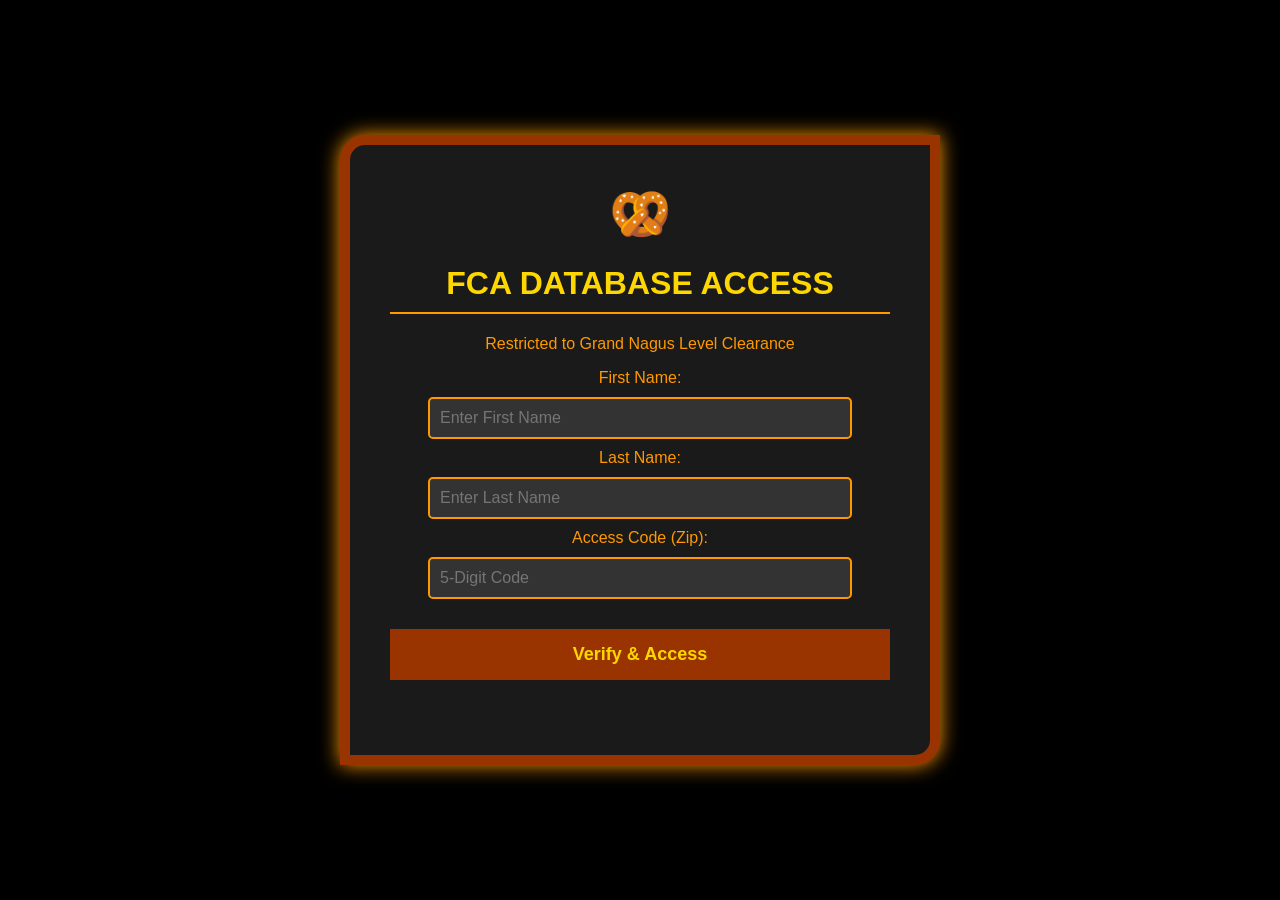
<file: Assignment-6.1-User-Input-Validation/strings.html>
<!-- Created by Gleb Antonov (Firey) -->
<!-- This tells the browser we are using HTML5 -->
<!DOCTYPE html>

<!-- This is the opening HTML tag -->
<html lang="en">

<!-- This is the head section where settings and styles live -->
<head>

    <!-- Sets the character encoding so special characters display correctly -->
    <meta charset="UTF-8">

    <!-- This is what shows in the browser tab -->
    <title>FCA Access Terminal</title>

       <!-- Links the external CSS file for all styling -->
    <link rel="stylesheet" href="strings.css">

<!-- End of the head section -->
</head>

<!-- This is the body where all the visible stuff lives -->
<body>

    <!-- This is the main container box for the login form -->
    <div id="loginContainer">

        <!-- A big pretzel emoji as the "Ferengi" logo for fun -->
        <div class="ferengi-logo">🥨</div>

        <!-- Main title heading -->
        <h1>FCA Database Access</h1>

        <!-- Subtitle description -->
        <p>Restricted to Grand Nagus Level Clearance</p>

        <!-- THE FORM: all inputs are inside ONE form with ONE submit button -->
        <!-- onsubmit runs our JS function and return false stops page reload -->
        <form onsubmit="validateForm(); return false;">

            <!-- Label for the first name box -->
            <label for="fName">First Name:</label><br>

            <!-- Input box for the user's first name -->
            <input type="text" id="fName" placeholder="Enter First Name"><br>

            <!-- Label for the last name box -->
            <label for="lName">Last Name:</label><br>

            <!-- Input box for the user's last name -->
            <input type="text" id="lName" placeholder="Enter Last Name"><br>

            <!-- Label for the zip code box -->
            <label for="zipCode">Access Code (Zip):</label><br>

            <!-- Input box for zip code - type="text" preserves leading zeros like 01234 -->
            <input type="text" id="zipCode" placeholder="5-Digit Code"><br>

            <!-- The one submit button for the whole form -->
            <button type="submit">Verify &amp; Access</button>

        <!-- End of form -->
        </form>

        <!-- This shows warning messages when inputs are wrong -->
        <div id="warningMsg"></div>

        <!-- This is the secret message area - hidden until the user passes validation -->
        <div id="secretMessage">

            <!-- Access granted heading -->
            <h2>ACCESS GRANTED</h2>

            <!-- The secret message  -->
            <p style="font-size: 1.2em; font-style: italic; color: #00FF00;">
                "Rule of Acquisition #1: Once you have their money, you never give it back."
            </p>

            <!-- Personalised welcome using the user's name -->
            <p>Welcome, <span id="userFullName"></span>.</p>

        <!-- End of secret message div -->
        </div>

    <!-- End of login container div -->
    </div>

    <!-- Links the external JavaScript file so it can run on this page -->
    <script src="strings.js"></script>

<!-- End of body -->
</body>

<!-- End of HTML document -->
</html>
</file>
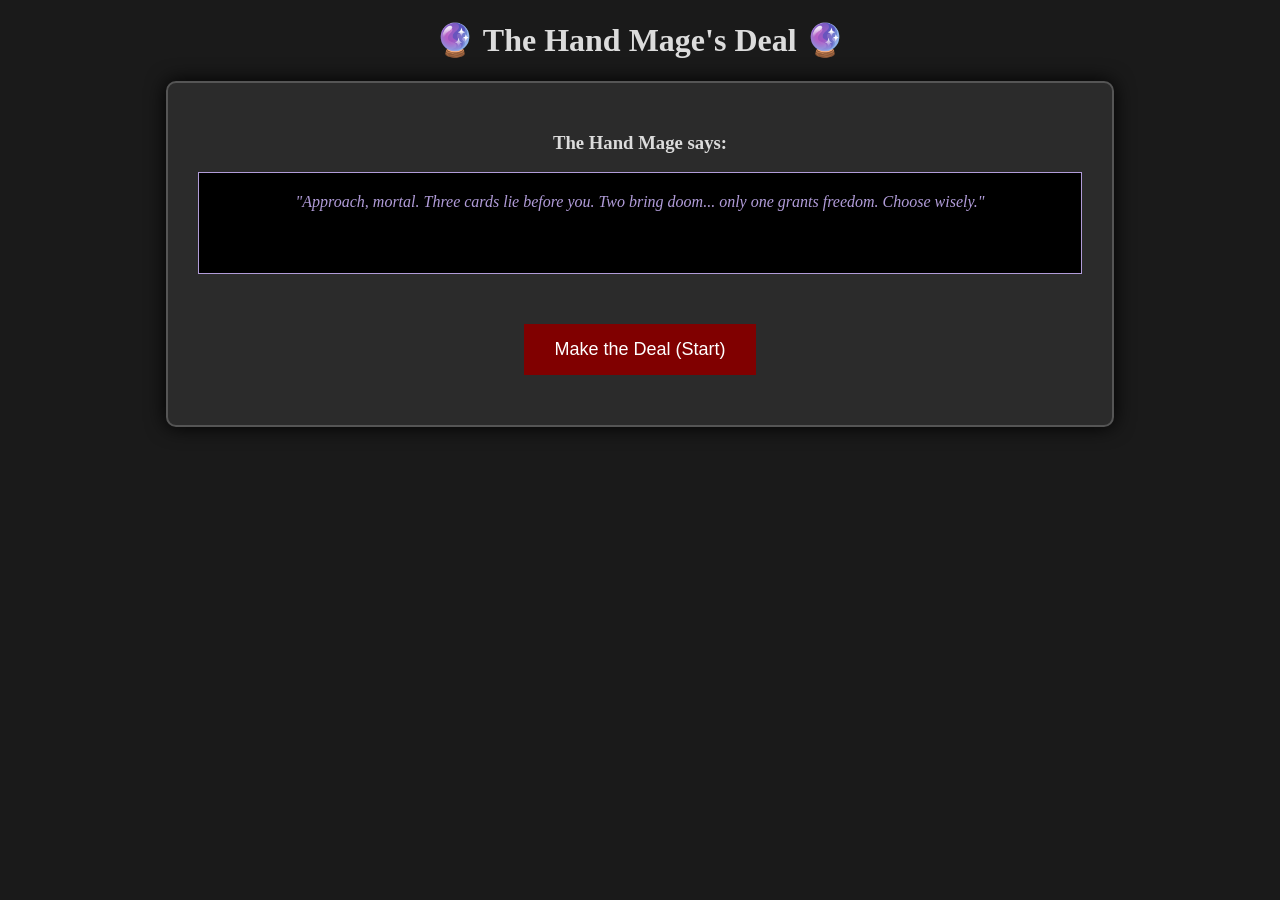
<file: CSC102Assignment-4.1-JavaScript-Game/game.html>
<!-- Created by Gleb Antonov -->
<!DOCTYPE html>
<html>
<head>
    <title>The Hand Mage's Deal</title>
    <style>
        /* Dark, mysterious theme */
        body {
            background-color: #1a1a1a;
            color: #dcdcdc;
            font-family: 'Georgia', serif; /* Fancy storybook font */
            text-align: center;
        }
        #gameArea {
            width: 70%;
            margin: 0 auto;
            border: 2px solid #555;
            padding: 30px;
            background-color: #2b2b2b;
            border-radius: 10px;
            box-shadow: 0 0 20px #000;
        }
        /* The Dialogue Box */
        #dialogueBox {
            background-color: #000;
            color: #b19cd9; /* Spooky purple text */
            padding: 20px;
            border: 1px solid #b19cd9;
            margin-bottom: 30px;
            font-style: italic;
            min-height: 60px;
        }
        /* Card Buttons */
        .card-btn {
            background-color: #444;
            color: white;
            padding: 40px 30px;
            margin: 10px;
            border: 2px solid #fff;
            font-size: 24px;
            cursor: pointer;
            width: 120px;
            transition: 0.3s;
        }
        .card-btn:hover {
            background-color: #666;
            transform: translateY(-5px); /* Moves up slightly on hover */
        }
        /* Start/Restart Button */
        #actionBtn {
            padding: 15px 30px;
            font-size: 18px;
            background-color: #800000; /* Blood red */
            color: white;
            border: none;
            cursor: pointer;
            margin-top: 20px;
        }
    </style>
</head>
<body>

    <h1>🔮 The Hand Mage's Deal 🔮</h1>

    <div id="gameArea">
        
        <!-- Mage's Dialogue Area -->
        <h3>The Hand Mage says:</h3>
        <div id="dialogueBox">
            "Approach, mortal. Three cards lie before you. Two bring doom... only one grants freedom. Choose wisely."
        </div>

        <!-- START GAME FORM -->
        <form onsubmit="startGame(); return false;">
            <button id="actionBtn" type="submit">Make the Deal (Start)</button>
        </form>

        <!-- CARD SELECTION AREA (Hidden at first) -->
        <div id="cardTable" style="display:none;">
            <p>Select your fate:</p>
            
            <!-- CARD 1 -->
            <!-- We pass '1' to the function to know which card was clicked -->
            <form onsubmit="pickCard(1); return false;" style="display:inline;">
                <button class="card-btn" type="submit">Card 1</button>
            </form>

            <!-- CARD 2 -->
            <form onsubmit="pickCard(2); return false;" style="display:inline;">
                <button class="card-btn" type="submit">Card 2</button>
            </form>

            <!-- CARD 3 -->
            <form onsubmit="pickCard(3); return false;" style="display:inline;">
                <button class="card-btn" type="submit">Card 3</button>
            </form>
        </div>

        <!-- Final Result Area -->
        <h2 id="resultText"></h2>

    </div>

    <script src="code.js"></script>

</body>
</html>
</file>
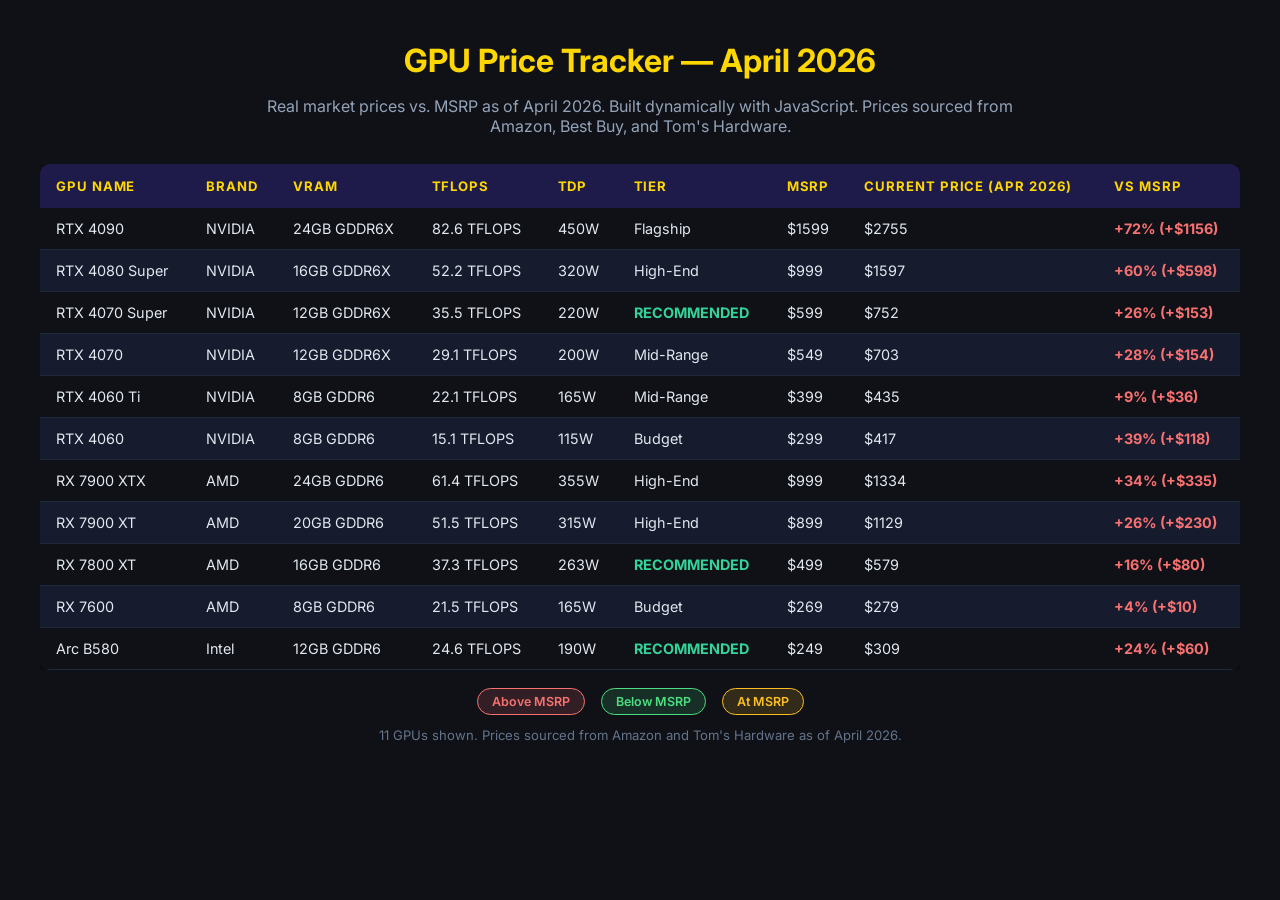
<file: GPU-Compare/table.html>
<!-- Created by Gleb Antonov (Firey) -->
<!-- This tells the browser we are using HTML5 -->
<!DOCTYPE html>

<!-- This opens the HTML document -->
<html lang="en">

<!-- This is the head section where page settings live -->
<head>

    <!-- This sets the character encoding -->
    <meta charset="UTF-8">

    <!-- This makes the page scale properly on phones -->
    <meta name="viewport" content="width=device-width, initial-scale=1.0">

    <!-- This is the browser tab title -->
    <title>GPU Comparison Table - April 2026</title>

    <!-- This links the external CSS file for styling -->
    <link rel="stylesheet" href="table.css">

<!-- This closes the head section -->
</head>

<!-- This opens the body where visible content lives -->
<body>

    <!-- This is the main page wrapper -->
    <div id="pageWrapper">

        <!-- This is the page heading -->
        <h1>GPU Price Tracker — April 2026</h1>

        <!-- This is a subtitle explaining the table -->
        <p id="subtitle">Real market prices vs. MSRP as of April 2026. Built dynamically with JavaScript. Prices sourced from Amazon, Best Buy, and Tom's Hardware.</p>

        <!-- This empty div is where JavaScript will inject the table -->
        <div id="tableContainer"></div>

        <!-- This shows the color key legend for the price diff column -->
        <div id="legend">
            <span class="pill above">Above MSRP</span>
            <span class="pill below">Below MSRP</span>
            <span class="pill atmrsp">At MSRP</span>
        </div>

        <!-- This shows how many rows were generated -->
        <p id="rowCount"></p>

    <!-- This closes the page wrapper -->
    </div>

    <!-- This links the external JavaScript file -->
    <script src="table.js"></script>

<!-- This closes the body -->
</body>

<!-- This closes the HTML document -->
</html>
</file>
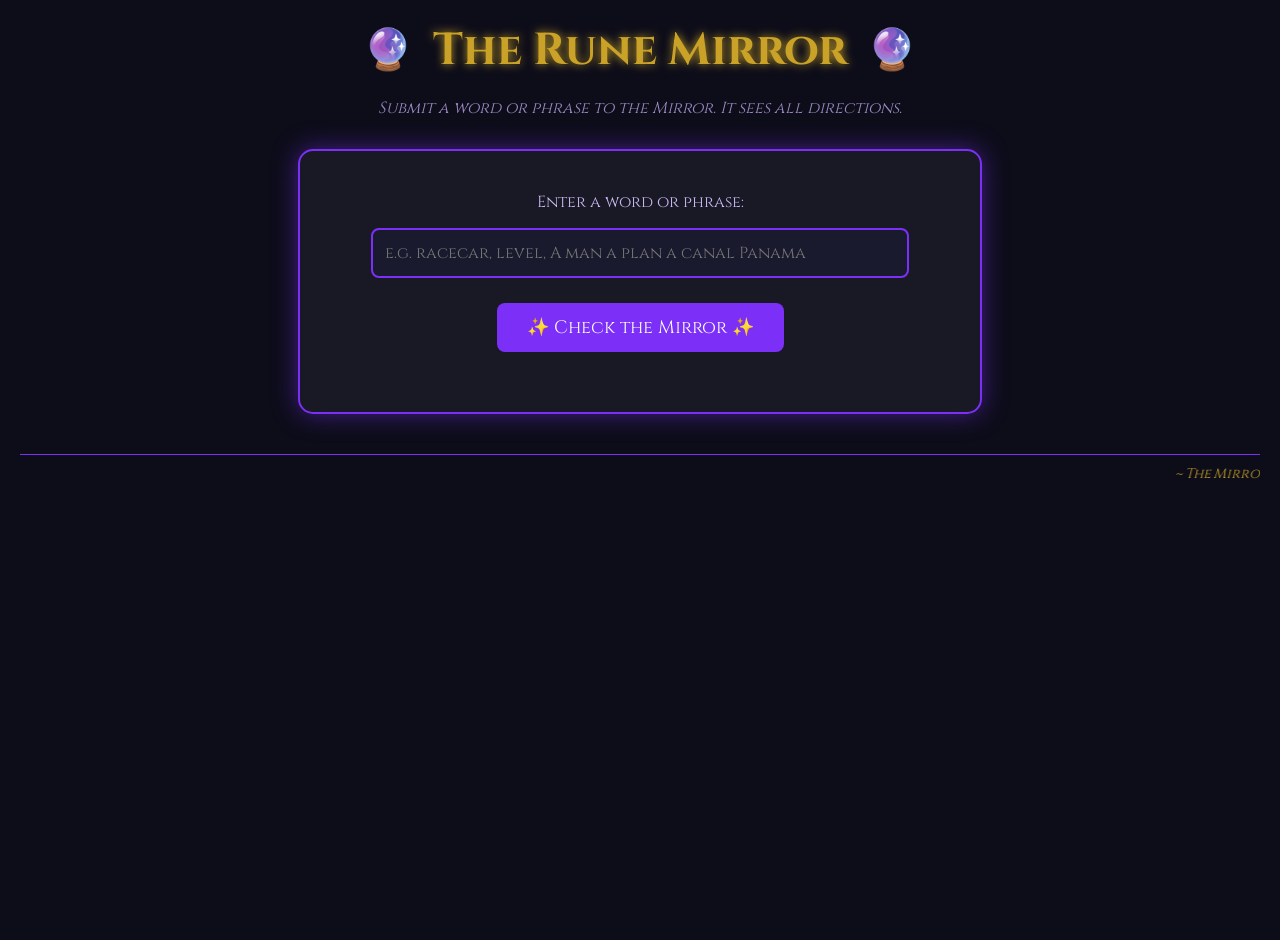
<file: Palindrome-Checker-Sound/palindrome.html>
<!-- Created by Gleb Antonov (Firey) -->
<!-- Tells the browser we are using HTML5 -->
<!DOCTYPE html>

<!-- Opening HTML tag -->
<html lang="en">

<!-- Head section holds metadata and links -->
<head>

    <!-- Sets character encoding so all text displays correctly -->
    <meta charset="UTF-8">

    <!-- Text that appears in the browser tab -->
    <title>The Rune Mirror - Palindrome Checker</title>

    <!-- Links our external CSS file for all styling -->
    <link rel="stylesheet" href="palindrome.css">

<!-- Closes the head section -->
</head>

<!-- Body section holds all visible content -->
<body>

    <!-- Main wrapper container for the whole page -->
    <div id="pageWrapper">

        <!-- Hidden audio element for the sound effect -->
        <audio id="magicSound" src="magic_check.mp3"></audio>
       
        <!-- Creative Element 1: Decorative header with emoji rune symbols -->
        <div id="headerBanner">
            <!-- Decorative symbols on either side of the title -->
            <span class="rune">🔮</span>
            <!-- Main page title -->
            <h1>The Rune Mirror</h1>
            <!-- Decorative symbols on either side of the title -->
            <span class="rune">🔮</span>
        </div>

        <!-- Subtitle description of what the app does -->
        <p id="subtitle">Submit a word or phrase to the Mirror. It sees all directions.</p>

        <!-- Main card container holding the form and results -->
        <div id="mirrorCard">

            <!-- THE FORM: one form, one button, all inputs inside // onsubmit calls our JS function and return false stops page reload -->
            <form onsubmit="checkPalindrome(); return false;">

                <!-- Label for the input box -->
                <label for="userWord">Enter a word or phrase:</label><br>

                <!-- Text input box where user types their word -->
                <input type="text" id="userWord" placeholder="e.g. racecar, level, A man a plan a canal Panama">

                <!-- The single submit button for the form -->
                <button type="submit" id="checkBtn">✨ Check the Mirror ✨</button>

            <!-- Closes the form -->
            </form>

            <!-- Area where validation warning messages appear (innerHTML requirement) -->
            <div id="warningMsg"></div>

            <!-- Area where the palindrome result message appears (innerHTML requirement) -->
            <div id="resultMsg"></div>

            <!-- Shows the cleaned and reversed string for transparency -->
            <div id="detailMsg"></div>

        <!-- Closes the mirror card -->
        </div>

        <!-- Creative Element 2: Animated decorative footer bar -->
        <div id="footerBar">
            <!-- Scrolling decorative text across the bottom -->
            <marquee>~ The Mirror does not lie ~ The Mirror does not lie ~ The Mirror does not lie ~</marquee>
        </div>

    <!-- Closes the page wrapper -->
    </div>

    <!-- Links external JavaScript file so the logic runs -->
    <script src="palindrome.js"></script>

<!-- Closes the body -->
</body>

<!-- Closes the HTML document -->
</html>
</file>
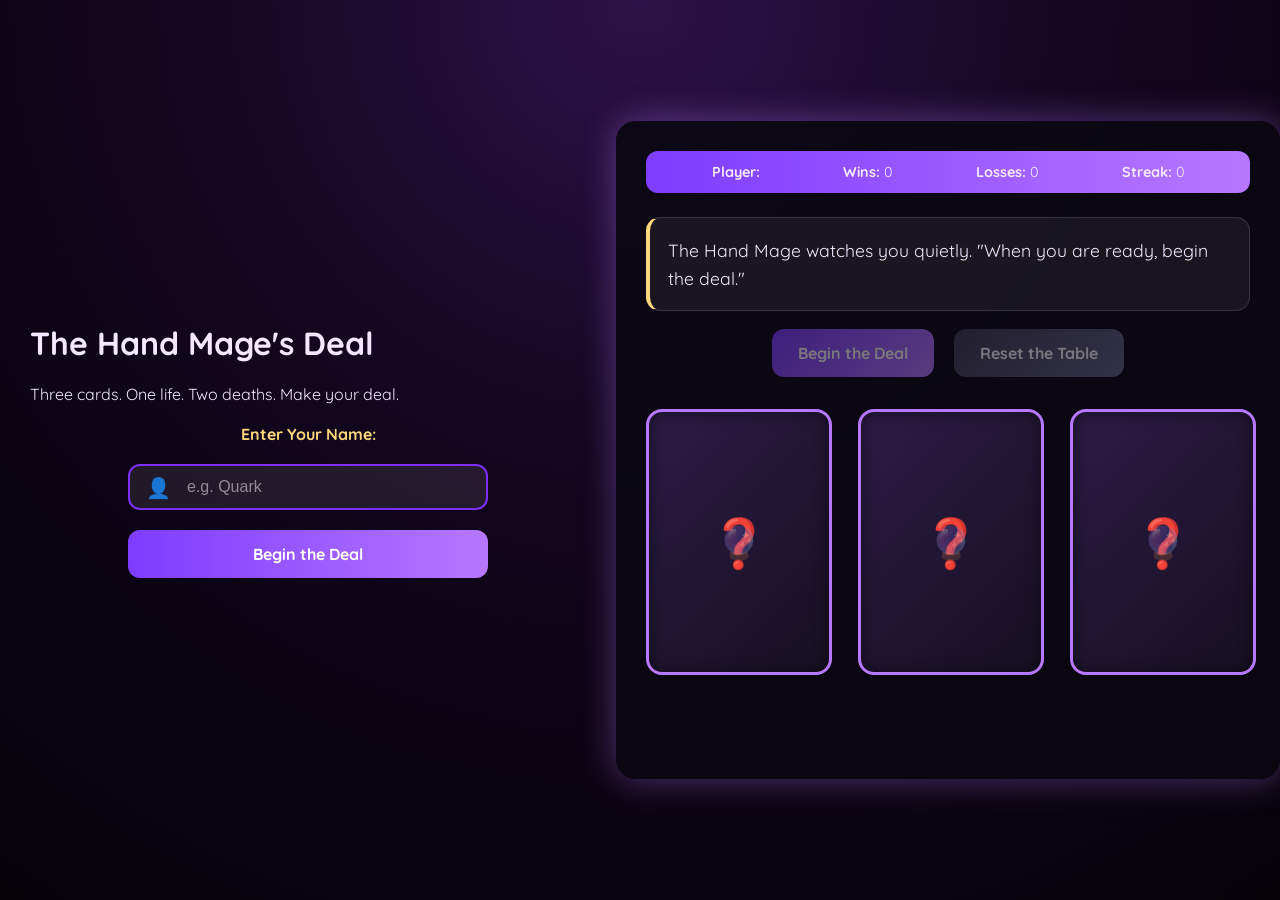
<file: The-Hand-Mage-s-Deal-Final/game.html>
<!-- Created by Gleb Antonov (Firey) -->
<!DOCTYPE html>
<html lang="en">
<head>
    <meta charset="UTF-8">
    <title>The Hand Mage's Deal</title>
    <link rel="stylesheet" href="game.css">
</head>
<body>
    <!-- Name Entry Screen -->
    <div id="nameScreen" class="screen">
        <h1>The Hand Mage's Deal</h1>
        <p id="subtitle">Three cards. One life. Two deaths. Make your deal.</p>
        
        <!-- Form for name input -->
        <form onsubmit="submitName(); return false;" id="nameForm">
            <label for="playerName">Enter Your Name:</label>
            <div class="input-group">
                <span class="icon">👤</span>
                <input type="text" id="playerName" placeholder="e.g. Quark" required maxlength="20">
            </div>
            <button type="submit" id="enterBtn">Begin the Deal</button>
        </form>
        
        <!-- Validation message area -->
        <div id="nameWarning"></div>
    </div>

    <!-- Main Game Screen -->
    <div id="gameScreen" class="screen">
        <!-- Player Stats Bar -->
        <div id="statsBar">
            <span class="stat"><strong>Player:</strong> <span id="playerNameDisplay"></span></span>
            <span class="stat"><strong>Wins:</strong> <span id="wins">0</span></span>
            <span class="stat"><strong>Losses:</strong> <span id="losses">0</span></span>
            <span class="stat"><strong>Streak:</strong> <span id="streak">0</span></span>
        </div>

        <!-- Dialogue Box -->
        <div id="dialogueBox">
            The Hand Mage watches you quietly. "When you are ready, begin the deal."
        </div>
        
        <!-- Buttons -->
        <div id="buttonRow">
            <button id="startButton" type="button">Begin the Deal</button>
            <button id="restartButton" type="button" disabled>Reset the Table</button>
        </div>
        
        <!-- Card Visuals (3D Flip) -->
        <div id="cardArea">
            <!-- Card 1 -->
            <div class="card-container" id="card1Container" onclick="chooseCard(1)" role="button" tabindex="0">
                <div class="card front">❓</div>
                <div class="card back hidden" id="card1Result"></div>
            </div>
            
            <!-- Card 2 -->
            <div class="card-container" id="card2Container" onclick="chooseCard(2)" role="button" tabindex="0">
                <div class="card front">❓</div>
                <div class="card back hidden" id="card2Result"></div>
            </div>
            
            <!-- Card 3 -->
            <div class="card-container" id="card3Container" onclick="chooseCard(3)" role="button" tabindex="0">
                <div class="card front">❓</div>
                <div class="card back hidden" id="card3Result"></div>
            </div>
        </div>
        
        <!-- Final Result -->
        <div id="resultMessage"></div>

        <!-- Hidden Audio Elements -->
        <audio id="startSound"><source src="start.mp3" type="audio/mpeg"></audio>
        <audio id="winSound"><source src="win.mp3" type="audio/mpeg"></audio>
        <audio id="loseSound"><source src="lose.mp3" type="audio/mpeg"></audio>
    </div>

    <!-- Link External JavaScript -->
    <script src="code.js"></script>
</body>
</html>
</file>
<file: style.css>
/*
  UAT Degree Objectives — Apple-inspired Design
  External CSS file linked on every page
  Art direction: Clean, minimal, premium — Apple.com aesthetic
  Palette: Cool grays, white surfaces, Apple blue accent
*/

/* ===== DESIGN TOKENS ===== */
:root, [data-theme="light"] {
  --text-xs:   clamp(0.75rem,  0.7rem  + 0.25vw, 0.875rem);
  --text-sm:   clamp(0.875rem, 0.8rem  + 0.35vw, 1rem);
  --text-base: clamp(1rem,     0.95rem + 0.25vw, 1.125rem);
  --text-lg:   clamp(1.125rem, 1rem    + 0.75vw, 1.5rem);
  --text-xl:   clamp(1.5rem,   1.2rem  + 1.25vw, 2.25rem);
  --text-2xl:  clamp(2rem,     1.2rem  + 2.5vw,  3.5rem);
  --text-3xl:  clamp(2.5rem,   1rem    + 4vw,    5rem);
  --text-hero: clamp(3rem,     0.5rem  + 7vw,    8rem);

  --space-1:0.25rem; --space-2:0.5rem;  --space-3:0.75rem;
  --space-4:1rem;    --space-5:1.25rem; --space-6:1.5rem;
  --space-8:2rem;    --space-10:2.5rem; --space-12:3rem;
  --space-16:4rem;   --space-20:5rem;   --space-24:6rem;

  /* Apple-inspired palette */
  --color-bg:               #f5f5f7;
  --color-surface:          #ffffff;
  --color-surface-2:        #fafafa;
  --color-surface-offset:   #f0f0f2;
  --color-surface-offset-2: #e8e8ed;
  --color-divider:          #d2d2d7;
  --color-border:           #c7c7cc;
  --color-text:             #1d1d1f;
  --color-text-muted:       #6e6e73;
  --color-text-faint:       #aeaeb2;
  --color-primary:          #0071e3;
  --color-primary-hover:    #0077ed;

  --radius-sm: 0.375rem; --radius-md: 0.625rem;
  --radius-lg: 0.875rem; --radius-xl: 1.125rem;
  --radius-2xl: 1.5rem;  --radius-full: 9999px;

  --transition: 200ms cubic-bezier(0.16, 1, 0.3, 1);
  --shadow-sm: 0 1px 3px rgba(0,0,0,0.06), 0 1px 2px rgba(0,0,0,0.04);
  --shadow-md: 0 4px 16px rgba(0,0,0,0.08), 0 2px 4px rgba(0,0,0,0.04);
  --shadow-lg: 0 12px 40px rgba(0,0,0,0.12), 0 4px 8px rgba(0,0,0,0.06);

  --content-default: 960px;
  --content-wide: 1200px;
  --font: -apple-system, BlinkMacSystemFont, "SF Pro Display", "Inter", "Helvetica Neue", sans-serif;
  --bar-height: 52px;
}

[data-theme="dark"] {
  --color-bg:               #000000;
  --color-surface:          #1c1c1e;
  --color-surface-2:        #2c2c2e;
  --color-surface-offset:   #1a1a1c;
  --color-surface-offset-2: #111113;
  --color-divider:          #38383a;
  --color-border:           #48484a;
  --color-text:             #f5f5f7;
  --color-text-muted:       #98989d;
  --color-text-faint:       #636366;
  --color-primary:          #2997ff;
  --color-primary-hover:    #409cff;
  --shadow-sm: 0 1px 3px rgba(0,0,0,0.3);
  --shadow-md: 0 4px 16px rgba(0,0,0,0.4);
  --shadow-lg: 0 12px 40px rgba(0,0,0,0.5);
}

@media (prefers-color-scheme: dark) {
  :root:not([data-theme]) {
    --color-bg:#000; --color-surface:#1c1c1e; --color-surface-2:#2c2c2e;
    --color-surface-offset:#1a1a1c; --color-divider:#38383a;
    --color-border:#48484a; --color-text:#f5f5f7;
    --color-text-muted:#98989d; --color-text-faint:#636366;
    --color-primary:#2997ff; --color-primary-hover:#409cff;
    --shadow-sm:0 1px 3px rgba(0,0,0,.3);
    --shadow-md:0 4px 16px rgba(0,0,0,.4);
    --shadow-lg:0 12px 40px rgba(0,0,0,.5);
  }
}

/* ===== BASE RESET ===== */
*, *::before, *::after { box-sizing: border-box; margin: 0; padding: 0; }
html {
  -webkit-font-smoothing: antialiased;
  -moz-osx-font-smoothing: grayscale;
  text-rendering: optimizeLegibility;
  scroll-behavior: smooth;
  scroll-padding-top: calc(var(--bar-height) + 1rem);
}
body {
  font-family: var(--font);
  font-size: var(--text-base);
  color: var(--color-text);
  background: var(--color-bg);
  min-height: 100dvh;
  line-height: 1.6;
  transition: background 0.3s, color 0.3s;
}
img, svg { display: block; max-width: 100%; }
a { color: var(--color-primary); text-decoration: none; }
button { cursor: pointer; background: none; border: none; font: inherit; }
h1, h2, h3, h4 { line-height: 1.1; text-wrap: balance; }
p, li { text-wrap: pretty; max-width: 72ch; }
::selection { background: rgba(0,113,227,0.18); }
:focus-visible { outline: 2px solid var(--color-primary); outline-offset: 3px; border-radius: var(--radius-sm); }
@media (prefers-reduced-motion: reduce) {
  *, *::before, *::after { animation-duration: 0.01ms !important; transition-duration: 0.01ms !important; }
}

/* ===== HEADER — fixed top bar, wraps page h1 as logo ===== */
header {
  position: fixed;
  top: 0; left: 0; right: 0;
  z-index: 1000;
  height: var(--bar-height);
  background: rgba(245,245,247,0.82);
  backdrop-filter: blur(20px) saturate(180%);
  -webkit-backdrop-filter: blur(20px) saturate(180%);
  border-bottom: 1px solid rgba(0,0,0,0.08);
  display: flex;
  align-items: center;
  padding: 0 var(--space-6);
  transition: background 0.3s;
}

[data-theme="dark"] header {
  background: rgba(0,0,0,0.82);
  border-bottom-color: rgba(255,255,255,0.1);
}

header h1 {
  font-size: var(--text-sm);
  font-weight: 600;
  letter-spacing: -0.01em;
  color: var(--color-text);
  white-space: nowrap;
  /* The h1 serves as the site logo in the header bar */
}

/* ===== NAV — fixed, right-aligned inside same bar as header ===== */
nav {
  position: fixed;
  top: 0;
  right: var(--space-6);
  z-index: 1001;
  height: var(--bar-height);
  display: flex;
  align-items: center;
  gap: var(--space-1);
}

/* "Navigation" h2 inside nav — required by assignment, hidden visually */
nav h2 {
  position: absolute;
  width: 1px; height: 1px;
  padding: 0; margin: -1px;
  overflow: hidden;
  clip: rect(0,0,0,0);
  white-space: nowrap;
  border: 0;
}

/* Hide the <br> tags required by the assignment */
nav br { display: none; }

nav a {
  font-size: var(--text-xs);
  font-weight: 400;
  color: var(--color-text-muted);
  padding: var(--space-1) var(--space-3);
  border-radius: var(--radius-full);
  transition: color var(--transition), background var(--transition);
  white-space: nowrap;
  min-height: 30px;
  display: inline-flex;
  align-items: center;
}
nav a:hover { color: var(--color-text); background: rgba(0,0,0,0.06); }
nav a.active { color: var(--color-text); background: rgba(0,0,0,0.06); }
[data-theme="dark"] nav a:hover,
[data-theme="dark"] nav a.active { background: rgba(255,255,255,0.1); }

/* Theme toggle button in nav */
.theme-btn {
  width: 32px; height: 32px;
  border-radius: var(--radius-full);
  display: flex; align-items: center; justify-content: center;
  color: var(--color-text-muted);
  margin-left: var(--space-2);
  transition: color var(--transition), background var(--transition);
}
.theme-btn:hover { color: var(--color-text); background: rgba(0,0,0,0.06); }
[data-theme="dark"] .theme-btn:hover { background: rgba(255,255,255,0.1); }

/* ===== MAIN CONTENT — push below fixed header+nav bar ===== */
main {
  margin-top: var(--bar-height);
  min-height: calc(100dvh - var(--bar-height) - 180px);
}

/* ===== CONTAINERS ===== */
.wrap  { max-width: var(--content-wide);    margin-inline: auto; padding-inline: var(--space-6); }
.wrap--sm { max-width: var(--content-default); margin-inline: auto; padding-inline: var(--space-6); }

/* ===== HOME HERO ===== */
.hero {
  text-align: center;
  padding: clamp(var(--space-20), 10vw, var(--space-24)) var(--space-6);
  background: var(--color-bg);
}
.hero .eyebrow {
  font-size: var(--text-xs);
  font-weight: 600;
  letter-spacing: 0.1em;
  text-transform: uppercase;
  color: var(--color-primary);
  margin-bottom: var(--space-4);
}
.hero h2 {
  font-size: var(--text-hero);
  font-weight: 700;
  letter-spacing: -0.04em;
  line-height: 1.0;
  color: var(--color-text);
  margin-bottom: var(--space-5);
}
.hero p {
  font-size: var(--text-lg);
  color: var(--color-text-muted);
  font-weight: 300;
  max-width: 50ch;
  margin-inline: auto;
  margin-bottom: var(--space-8);
  line-height: 1.5;
}
.btn-row { display: flex; gap: var(--space-3); justify-content: center; flex-wrap: wrap; }
.btn {
  display: inline-flex; align-items: center; gap: var(--space-2);
  padding: var(--space-3) var(--space-6);
  border-radius: var(--radius-full);
  font-size: var(--text-sm); font-weight: 500;
  transition: all var(--transition); border: none;
  min-height: 44px; cursor: pointer;
}
.btn-primary { background: var(--color-primary); color: #fff; }
.btn-primary:hover {
  background: var(--color-primary-hover); color: #fff;
  transform: translateY(-1px);
  box-shadow: 0 4px 16px rgba(0,113,227,0.35);
}
.btn-secondary { background: rgba(0,0,0,0.08); color: var(--color-text); }
.btn-secondary:hover { background: rgba(0,0,0,0.12); transform: translateY(-1px); }
[data-theme="dark"] .btn-secondary { background: rgba(255,255,255,0.1); }
[data-theme="dark"] .btn-secondary:hover { background: rgba(255,255,255,0.16); }

/* ===== FEATURE CARDS (home) ===== */
.cards-section {
  border-top: 1px solid var(--color-divider);
  padding-block: clamp(var(--space-12), 6vw, var(--space-20));
}
.cards-section h2 {
  font-size: var(--text-2xl); font-weight: 700; letter-spacing: -0.03em;
  text-align: center; margin-bottom: var(--space-3);
}
.cards-section .sub {
  text-align: center; color: var(--color-text-muted);
  font-size: var(--text-base); margin-bottom: var(--space-12);
  max-width: 50ch; margin-inline: auto;
}
.cards-grid { display: grid; grid-template-columns: repeat(3,1fr); gap: var(--space-4); }
.card {
  background: var(--color-surface);
  border: 1px solid rgba(0,0,0,0.08);
  border-radius: var(--radius-2xl);
  padding: var(--space-8) var(--space-6);
  display: block; color: inherit; text-decoration: none;
  transition: box-shadow var(--transition), transform var(--transition);
}
.card:hover { box-shadow: var(--shadow-lg); transform: translateY(-4px); color: inherit; }
[data-theme="dark"] .card { border-color: rgba(255,255,255,0.08); }
.card-icon {
  width: 48px; height: 48px; border-radius: var(--radius-lg);
  display: flex; align-items: center; justify-content: center; margin-bottom: var(--space-5);
}
.card-icon.blue   { background: linear-gradient(135deg,#0071e3,#34aadc); }
.card-icon.purple { background: linear-gradient(135deg,#af52de,#0071e3); }
.card-icon.green  { background: linear-gradient(135deg,#34c759,#30b0c7); }
.card-icon svg { width: 24px; height: 24px; color: #fff; }
.card h3 { font-size: var(--text-lg); font-weight: 600; letter-spacing: -0.01em; margin-bottom: var(--space-2); }
.card p  { font-size: var(--text-sm); color: var(--color-text-muted); line-height: 1.6; max-width: none; }
.card .more { font-size: var(--text-sm); color: var(--color-primary); font-weight: 500; margin-top: var(--space-4); display: inline-block; }

/* ===== PAGE HERO (boards, table) ===== */
.page-hero {
  text-align: center;
  padding: clamp(var(--space-16), 8vw, var(--space-24)) var(--space-6);
  background: linear-gradient(180deg, var(--color-bg) 0%, var(--color-surface) 100%);
  border-bottom: 1px solid var(--color-divider);
}
.page-hero h2 {
  font-size: var(--text-3xl); font-weight: 700; letter-spacing: -0.03em;
  color: var(--color-text); margin-bottom: var(--space-4);
}
.page-hero p { font-size: var(--text-lg); color: var(--color-text-muted); font-weight: 300; max-width: 55ch; margin-inline: auto; }

/* ===== DEGREE SECTIONS (boards) ===== */
.degree {
  padding-block: clamp(var(--space-12), 6vw, var(--space-20));
  border-bottom: 1px solid var(--color-divider);
}
.degree:last-of-type { border-bottom: none; }
.degree-head { display: flex; align-items: flex-start; gap: var(--space-6); margin-bottom: var(--space-10); }
.degree-badge {
  width: 56px; height: 56px; border-radius: var(--radius-xl);
  display: flex; align-items: center; justify-content: center; flex-shrink: 0;
}
.degree-badge.robotics { background: linear-gradient(135deg,#0071e3,#34aadc); }
.degree-badge.ai       { background: linear-gradient(135deg,#af52de,#0071e3); }
.degree-badge.security { background: linear-gradient(135deg,#34c759,#30b0c7); }
.degree-badge svg { width: 28px; height: 28px; color: #fff; }
.degree-meta h3 { font-size: var(--text-xl); font-weight: 600; letter-spacing: -0.02em; margin-bottom: var(--space-1); }
.degree-meta p  { font-size: var(--text-sm); color: var(--color-text-muted); }
.obj-grid { display: grid; grid-template-columns: repeat(auto-fill, minmax(min(350px,100%),1fr)); gap: var(--space-4); }
.obj-card {
  background: var(--color-surface);
  border: 1px solid rgba(0,0,0,0.08);
  border-radius: var(--radius-xl);
  padding: var(--space-6);
  transition: box-shadow var(--transition), transform var(--transition);
}
.obj-card:hover { box-shadow: var(--shadow-md); transform: translateY(-2px); }
[data-theme="dark"] .obj-card { border-color: rgba(255,255,255,0.08); }
.obj-num {
  font-size: var(--text-xs); font-weight: 600; color: var(--color-primary);
  letter-spacing: 0.06em; text-transform: uppercase; margin-bottom: var(--space-3); display: block;
}
.obj-card p { font-size: var(--text-sm); line-height: 1.65; max-width: none; }

/* ===== TABLE PAGE ===== */
.tbl-section { padding-block: clamp(var(--space-12), 6vw, var(--space-20)); }
.tbl-section h3 {
  font-size: var(--text-xl); font-weight: 600; letter-spacing: -0.02em;
  margin-bottom: var(--space-3);
}
.tbl-section .tbl-note { font-size: var(--text-sm); color: var(--color-text-muted); margin-bottom: var(--space-6); max-width: 60ch; }
.tbl-wrap {
  overflow-x: auto;
  border-radius: var(--radius-xl);
  border: 1px solid rgba(0,0,0,0.08);
  box-shadow: var(--shadow-sm);
  margin-bottom: var(--space-12);
}
[data-theme="dark"] .tbl-wrap { border-color: rgba(255,255,255,0.08); }
table { width: 100%; border-collapse: collapse; background: var(--color-surface); font-size: var(--text-sm); }
thead { background: var(--color-surface-offset); }
th { padding: var(--space-4) var(--space-5); text-align: left; font-size: var(--text-xs); font-weight: 600; letter-spacing: 0.06em; text-transform: uppercase; color: var(--color-text-muted); border-bottom: 1px solid var(--color-divider); }
td { padding: var(--space-4) var(--space-5); border-bottom: 1px solid rgba(0,0,0,0.04); vertical-align: top; line-height: 1.5; }
[data-theme="dark"] td { border-bottom-color: rgba(255,255,255,0.04); }
tr:last-child td { border-bottom: none; }
tbody tr { transition: background var(--transition); }
tbody tr:hover { background: rgba(0,0,0,0.03); }
[data-theme="dark"] tbody tr:hover { background: rgba(255,255,255,0.03); }
.badge {
  display: inline-flex; align-items: center;
  padding: 2px 10px; border-radius: var(--radius-full);
  font-size: var(--text-xs); font-weight: 600; white-space: nowrap;
}
.b-blue   { background: rgba(0,113,227,0.12); color: #0071e3; }
.b-purple { background: rgba(175,82,222,0.12); color: #8833cc; }
.b-green  { background: rgba(52,199,89,0.15);  color: #1a7a35; }
[data-theme="dark"] .b-purple { color: #c084fc; }
[data-theme="dark"] .b-green  { color: #4ade80; }
code { background: rgba(0,0,0,0.07); border-radius: var(--radius-sm); padding: 1px 6px; font-size: 0.9em; font-family: "SF Mono", Monaco, Consolas, monospace; }
[data-theme="dark"] code { background: rgba(255,255,255,0.1); }

/* ===== FOOTER ===== */
footer {
  background: var(--color-surface-offset);
  border-top: 1px solid var(--color-divider);
  padding: var(--space-12) var(--space-6) var(--space-8);
  font-size: var(--text-sm);
  color: var(--color-text-muted);
  line-height: 2;
}
.footer-grid {
  max-width: var(--content-wide);
  margin-inline: auto;
  display: grid;
  grid-template-columns: 2fr 1fr 1fr;
  gap: var(--space-12);
  margin-bottom: var(--space-10);
  padding-bottom: var(--space-10);
  border-bottom: 1px solid var(--color-divider);
}
footer h4 { font-size: var(--text-xs); font-weight: 600; letter-spacing: 0.08em; text-transform: uppercase; color: var(--color-text-faint); margin-bottom: var(--space-4); }
footer ul { list-style: none; display: flex; flex-direction: column; gap: var(--space-2); }
footer ul li a { color: var(--color-text-muted); transition: color var(--transition); }
footer ul li a:hover { color: var(--color-text); }
.footer-bottom { max-width: var(--content-wide); margin-inline: auto; display: flex; justify-content: space-between; flex-wrap: wrap; gap: var(--space-4); }
.footer-bottom p { font-size: var(--text-xs); color: var(--color-text-faint); max-width: none; }

/* ===== REVEAL ANIMATION ===== */
.reveal { opacity: 0; transform: translateY(20px); transition: opacity 0.6s cubic-bezier(0.16,1,0.3,1), transform 0.6s cubic-bezier(0.16,1,0.3,1); }
.reveal.in { opacity: 1; transform: none; }

/* ===== MOBILE ===== */
@media (max-width: 900px) {
  nav a { display: none; }
  nav a.mob-show { display: inline-flex; }
  .cards-grid { grid-template-columns: 1fr; }
  .footer-grid { grid-template-columns: 1fr; gap: var(--space-8); }
  .degree-head { flex-direction: column; gap: var(--space-4); }
}

/* Inline CSS demo (used on table.html) */
.inline-demo  { /* intentionally left blank — inline CSS is applied directly on elements via style="" attribute */ }

/* Internal CSS note */
/*
   INTERNAL CSS EXAMPLE (not used here; shown for reference):
   If you placed <style> tags inside <head>, this would be internal CSS.
   This project uses EXTERNAL CSS (this file) for all pages.
*/
</file>
<file: Assignment-7.1-Event-Driven-Programming/main.css>
/* Created by Gleb Antonov (Firey) */
/* External CSS stylesheet */

/* Styles the main body of the webpage */
body {
    /* Sets a dark background color */
    background-color: #1e1e1e;
    /* Sets the font style */
    font-family: 'Courier New', Courier, monospace;
    /* Removes default margins */
    margin: 0;
    /* Hides scrollbars so the bouncing image doesn't stretch the page */
    overflow: hidden;
}

/* Styles the box that holds the buttons and text */
#controlPanel {
    /* Centers the text inside the box */
    text-align: center;
    /* Adds a background color with slight transparency */
    background-color: rgba(0, 0, 0, 0.8);
    /* Sets the text color to hacker green */
    color: #00ff41;
    /* Adds padding around the inside of the box */
    padding: 20px;
    /* Puts the box on top of everything else */
    z-index: 100;
    /* Positions the box relative to its normal spot */
    position: relative;
    /* Adds a glowing green border under the box */
    border-bottom: 2px solid #00ff41;
}

/* Styles both the Start and Stop buttons */
button {
    /* Makes the text larger */
    font-size: 18px;
    /* Adds space inside the buttons */
    padding: 10px 20px;
    /* Adds space outside the buttons */
    margin: 10px;
    /* Makes the mouse look like a clicking finger */
    cursor: pointer;
    /* Makes the button text bold */
    font-weight: bold;
    /* Rounds the corners of the buttons */
    border-radius: 5px;
}

/* Specific styling for the Start button */
#startBtn {
    /* Sets the start button to green */
    background-color: #2ecc71;
    /* Sets the text to white */
    color: white;
}

/* Specific styling for the Stop button */
#stopBtn {
    /* Sets the stop button to red */
    background-color: #e74c3c;
    /* Sets the text to white */
    color: white;
}

/* Styling for when buttons are disabled */
button:disabled {
    /* Makes disabled buttons grey */
    background-color: #555555 !important;
    /* Changes cursor to show it cannot be clicked */
    cursor: not-allowed;
    /* Makes the button look faded out */
    opacity: 0.5;
}

/* Styles the moving meme image */
#memeImage {
    /* position: absolute allows JavaScript to move it anywhere on screen */
    position: absolute;
    /* Sets the starting width */
    width: 250px;
    /* Sets the starting top position */
    top: 200px;
    /* Sets the starting left position */
    left: 10px;
    /* pointer-events: none stops the image from blocking button clicks */
    pointer-events: none;
    /* z-index: 200 keeps the meme on top of the control panel */
    z-index: 200;
}
</file>
<file: CSC102Assignment-3.1-User-Experience/main.css>
/* Created by Gleb Antonov (Firey) */
/* CSS styles for the website */

/* 1. Body Properties */
body {
    background-color: #000000; /* Pure black background */
    color: #FFD700; /* Gold text color */
}

/* 2. Nav Properties */
nav {
    height: 600px;
    width: 200px;
    float: left;
    padding: 5px;
    line-height: 30px;
}

/* 3. Footer Properties */
footer {
    text-align: center;
    margin-right: 200px;
}

/* 4. #memeImage Properties */
#memeImage {
    margin-right: 200px;
    
    /* Custom Gold Theme styles */
    width: 600px; /* Instructor said width is optional, so we keep yours big */
    border: 3px solid #FFD700;
    border-radius: 8px;
    box-shadow: 0 0 20px rgba(255, 215, 0, 0.6);
}

/* 5. Header Properties */
h1 {
    text-align: center;
    
    /* Custom Gold Theme styles */
    border-bottom: 3px solid #FFD700;
    padding-bottom: 10px;
}
</file>
<file: Assignment-6.1-User-Input-Validation/strings.css>
/* Created by Gleb Antonov (Firey) */
/* CSS styles for the FCA Access Terminal */

/* Makes the background black and text gold, centers everything */
body {
    background-color: #000000;
    color: #FF9900;
    font-family: 'Arial', sans-serif;
    display: flex;
    justify-content: center;
    align-items: center;
    height: 100vh;
    margin: 0;
    text-align: center;
}

/* The main box that holds the whole login form */
#loginContainer {
    border: 10px solid #993300;
    border-radius: 25px 0 25px 0;
    padding: 40px;
    background-color: #1a1a1a;
    width: 500px;
    box-shadow: 0 0 20px #FF9900;
}

/* Makes the big title text gold and adds a line underneath */
h1 {
    color: #FFD700;
    text-transform: uppercase;
    border-bottom: 2px solid #FF9900;
    padding-bottom: 10px;
}

/* Styles each text input box */
input[type="text"] {
    background-color: #333;
    border: 2px solid #FF9900;
    color: #ffffff;
    padding: 10px;
    margin: 10px 0;
    width: 80%;
    font-size: 16px;
    border-radius: 5px;
}

/* Styles the submit button */
button {
    background-color: #993300;
    color: #FFD700;
    font-size: 18px;
    font-weight: bold;
    padding: 15px 30px;
    border: none;
    cursor: pointer;
    margin-top: 20px;
    width: 100%;
    transition: 0.3s;
}

/* Changes button color on mouse hover */
button:hover {
    background-color: #CC4400;
    box-shadow: 0 0 10px #FFD700;
}

/* This is where warning messages appear */
#warningMsg {
    color: #FF0000;
    font-weight: bold;
    margin-top: 15px;
    min-height: 20px;
}

/* The secret message box - hidden until inputs are valid */
#secretMessage {
    display: none;
    margin-top: 30px;
    border-top: 2px dashed #FF9900;
    padding-top: 20px;
    animation: fadeIn 1s;
}

/* Fade-in animation for the secret message appearing */
@keyframes fadeIn {
    from { opacity: 0; }
    to   { opacity: 1; }
}

/* Big pretzel logo at the top because why not */
.ferengi-logo {
    font-size: 50px;
    margin-bottom: 10px;
}
</file>
<file: GPU-Compare/table.css>
/* Created by Gleb Antonov (Firey) */
/* This file styles the GPU price comparison table page */

/* This imports a clean modern font from Google */
@import url('https://fonts.googleapis.com/css2?family=Inter:wght@400;600;700&display=swap');

/* This styles the entire page body */
body {
    /* Dark background for a tech aesthetic */
    background-color: #0f1117;
    /* Light text color for contrast */
    color: #e2e8f0;
    /* Sets the font across the whole page */
    font-family: 'Inter', sans-serif;
    /* Removes default body margin */
    margin: 0;
    /* Adds padding around the page edges */
    padding: 20px;
}

/* This styles the main wrapper div */
#pageWrapper {
    /* Sets a max width so it doesn't stretch too wide on big monitors */
    max-width: 1200px;
    /* Centers the wrapper horizontally */
    margin: 0 auto;
}

/* This styles the main page heading */
h1 {
    /* Gold accent color for the heading */
    color: #ffd700;
    /* Centers the text */
    text-align: center;
    /* Makes the font larger */
    font-size: 2rem;
    /* Adds space below the heading */
    margin-bottom: 8px;
}

/* This styles the subtitle paragraph */
#subtitle {
    /* Centers the subtitle */
    text-align: center;
    /* Faded text color for secondary info */
    color: #94a3b8;
    /* Adds space below the subtitle */
    margin-bottom: 28px;
    /* Limits the subtitle width so it doesn't stretch too wide */
    max-width: 800px;
    /* Centers the subtitle block itself */
    margin-left: auto;
    margin-right: auto;
}

/* This styles the container div that holds the table */
#tableContainer {
    /* Allows the table to scroll sideways on small screens */
    overflow-x: auto;
}

/* This styles the table itself */
table {
    /* Makes the table fill the full container width */
    width: 100%;
    /* Removes double borders between cells */
    border-collapse: collapse;
    /* Adds a subtle shadow around the table */
    box-shadow: 0 4px 24px rgba(0, 0, 0, 0.5);
    /* Rounds the outer corners */
    border-radius: 10px;
    /* Clips the rounded corners so they show */
    overflow: hidden;
}

/* This styles the table header row */
thead tr {
    /* Dark indigo header background */
    background-color: #1e1b4b;
    /* Gold text in the header */
    color: #ffd700;
    /* Aligns text to the left */
    text-align: left;
}

/* This styles each header cell */
th {
    /* Adds padding inside each header cell */
    padding: 14px 16px;
    /* Makes header text slightly smaller */
    font-size: 0.82rem;
    /* Converts header text to uppercase */
    text-transform: uppercase;
    /* Adds letter spacing for readability */
    letter-spacing: 0.07em;
}

/* This styles each regular table cell */
td {
    /* Adds padding inside each data cell */
    padding: 12px 16px;
    /* Adds a faint line between rows */
    border-bottom: 1px solid #1e293b;
    /* Sets the font size */
    font-size: 0.9rem;
}

/* This styles even-numbered body rows for zebra striping */
tbody tr:nth-child(even) {
    background-color: #161b2e;
}

/* This styles odd-numbered body rows */
tbody tr:nth-child(odd) {
    background-color: #0f1117;
}

/* This adds a hover highlight effect to rows */
tbody tr:hover {
    background-color: #1e3a5f;
    transition: background-color 0.15s ease;
}

/* This styles the price difference cell when the GPU is above MSRP */
.priceAbove {
    /* Red color for above MSRP */
    color: #f87171;
    font-weight: 700;
}

/* This styles the price difference cell when the GPU is below MSRP */
.priceBelow {
    /* Green color for below MSRP */
    color: #4ade80;
    font-weight: 700;
}

/* This styles the price difference cell when the GPU is exactly at MSRP */
.priceAt {
    /* Yellow color for at MSRP */
    color: #fbbf24;
    font-weight: 700;
}

/* This styles the RECOMMENDED badge cells */
.recommended {
    color: #34d399;
    font-weight: 700;
}

/* This styles the legend row of color pills */
#legend {
    display: flex;
    justify-content: center;
    gap: 16px;
    margin-top: 18px;
    flex-wrap: wrap;
}

/* This styles each colored pill badge in the legend */
.pill {
    padding: 5px 14px;
    border-radius: 999px;
    font-size: 0.78rem;
    font-weight: 600;
}

/* This gives the "Above MSRP" pill a red tint */
.pill.above {
    background-color: rgba(248, 113, 113, 0.15);
    color: #f87171;
    border: 1px solid #f87171;
}

/* This gives the "Below MSRP" pill a green tint */
.pill.below {
    background-color: rgba(74, 222, 128, 0.15);
    color: #4ade80;
    border: 1px solid #4ade80;
}

/* This gives the "At MSRP" pill a yellow tint */
.pill.atmrsp {
    background-color: rgba(251, 191, 36, 0.15);
    color: #fbbf24;
    border: 1px solid #fbbf24;
}

/* This styles the row count paragraph */
#rowCount {
    text-align: center;
    color: #64748b;
    margin-top: 12px;
    font-size: 0.82rem;
}

/* This makes the page look better on small screens */
@media (max-width: 700px) {
    h1 { font-size: 1.4rem; }
    th, td { padding: 10px 10px; font-size: 0.8rem; }
}
</file>
<file: Palindrome-Checker-Sound/palindrome.css>
/* Created by Gleb Antonov (Firey)

/ Styles for The Rune Mirror - Palindrome Checker

/* Import a mystical Google Font for the creative element */
@import url('https://fonts.googleapis.com/css2?family=MedievalSharp&family=Cinzel:wght@400;700&display=swap');

/* Styles the main body of the page */
body {
    /* Deep purple/black background for a mystical vibe */
    background-color: #0d0d1a;
    /* Sets the default text color to a soft lavender */
    color: #c9b8f0;
    /* Uses the imported fantasy-style font */
    font-family: 'Cinzel', serif;
    /* Centers content horizontally */
    text-align: center;
    /* Removes default body margin */
    margin: 0;
    /* Adds padding around the edges */
    padding: 20px;
    /* Sets a minimum height to fill the screen */
    min-height: 100vh;
}

/* Styles the decorative header banner */
#headerBanner {
    /* Flexbox to put the runes and title on the same line */
    display: flex;
    /* Centers the items horizontally */
    justify-content: center;
    /* Aligns items vertically in the middle */
    align-items: center;
    /* Adds space between the runes and the title */
    gap: 20px;
}

/* Styles the rune emoji decorations */
.rune {
    /* Makes the emoji symbols larger */
    font-size: 2.5em;
}

/* Styles the main H1 heading */
h1 {
    /* Gold color for the title */
    color: #c9a227;
    /* Makes the font bigger */
    font-size: 2.8em;
    /* Removes default margins */
    margin: 0;
    /* Adds a glowing text effect */
    text-shadow: 0 0 10px #c9a227;
}

/* Styles the subtitle paragraph */
#subtitle {
    /* Makes the subtitle text italic */
    font-style: italic;
    /* Fades the color slightly */
    color: #9b89c4;
    /* Adds some spacing below */
    margin-bottom: 30px;
}

/* Styles the main card container */
#mirrorCard {
    /* Dark semi-transparent background */
    background-color: rgba(255, 255, 255, 0.05);
    /* Max width so it doesn't stretch too wide */
    max-width: 600px;
    /* Centers the card horizontally */
    margin: 0 auto;
    /* Padding inside the card */
    padding: 40px;
    /* Rounded corners */
    border-radius: 15px;
    /* Glowing purple border */
    border: 2px solid #7b2ff7;
    /* Outer glow effect */
    box-shadow: 0 0 25px rgba(123, 47, 247, 0.5);
}

/* Styles the text input box */
input[type="text"] {
    /* Dark input background */
    background-color: #1a1a2e;
    /* Purple border to match theme */
    border: 2px solid #7b2ff7;
    /* Light text inside the box */
    color: #ffffff;
    /* Padding inside the input */
    padding: 12px;
    /* Adds a gap below the input */
    margin: 15px 0;
    /* Makes it take up most of the card width */
    width: 85%;
    /* Font size for readability */
    font-size: 16px;
    /* Rounds the corners */
    border-radius: 8px;
    /* Matches the page font */
    font-family: 'Cinzel', serif;
}

/* Styles the submit button */
#checkBtn {
    /* Purple background matching the theme */
    background-color: #7b2ff7;
    /* White text for contrast */
    color: white;
    /* Larger font size */
    font-size: 18px;
    /* Padding inside the button */
    padding: 12px 30px;
    /* Removes default border */
    border: none;
    /* Makes the mouse a clicking hand */
    cursor: pointer;
    /* Rounds the corners */
    border-radius: 8px;
    /* Smooth hover transition */
    transition: 0.3s;
    /* Matches the page font */
    font-family: 'Cinzel', serif;
    /* Adds a gap above */
    margin-top: 10px;
}

/* Changes button color when hovered */
#checkBtn:hover {
    /* Lighter purple on hover */
    background-color: #9b4dff;
    /* Glowing effect on hover */
    box-shadow: 0 0 15px rgba(123, 47, 247, 0.8);
}

/* Styles the warning message div */
#warningMsg {
    /* Red color for warnings */
    color: #ff4444;
    /* Makes it bold so it stands out */
    font-weight: bold;
    /* Adds space above */
    margin-top: 15px;
}

/* Styles the palindrome result message div */
#resultMsg {
    /* Makes result text bigger */
    font-size: 1.5em;
    /* Adds space above */
    margin-top: 20px;
    /* Bold for emphasis */
    font-weight: bold;
}

/* Styles the detail message showing cleaned/reversed strings */
#detailMsg {
    /* Slightly smaller than the result */
    font-size: 0.9em;
    /* Faded color for secondary info */
    color: #9b89c4;
    /* Adds space above */
    margin-top: 10px;
    /* Italic for a secondary look */
    font-style: italic;
}

/* Styles the animated footer bar */
#footerBar {
    /* Gold text for the footer */
    color: #c9a227;
    /* Adds space above */
    margin-top: 40px;
    /* Slightly smaller font */
    font-size: 0.85em;
    /* Italic style */
    font-style: italic;
    /* Faint top border line */
    border-top: 1px solid #7b2ff7;
    /* Padding above the text */
    padding-top: 10px;
}
</file>
<file: The-Hand-Mage-s-Deal-Final/game.css>
/* Created by Gleb Antonov (Firey) */
@import url('https://fonts.googleapis.com/css2?family=Cinzel:wght@400;700&family=Quicksand:wght@400;600&display=swap');

body {
    background: radial-gradient(circle at top, #2d1247 0%, #12061d 45%, #050308 100%);
    color: #f4e8ff;
    font-family: 'Quicksand', sans-serif;
    margin: 0;
    min-height: 100vh;
    display: flex;
    justify-content: center;
    align-items: center;
}

/* === SCREEN STYLING === */
.screen {
    width: 95%;
    max-width: 800px;
    padding: 30px;
    border-radius: 20px;
}

#gameScreen {
    background-color: rgba(10, 8, 18, 0.92);
    box-shadow: 0 0 35px rgba(182, 120, 255, 0.4);
}

/* === NAME FORM STYLING === */
#nameForm {
    display: flex;
    flex-direction: column;
    gap: 20px;
    max-width: 360px;
    margin: 20px auto;
}

label {
    text-align: center;
    font-weight: bold;
    color: #ffd97d;
}

.input-group {
    display: flex;
    align-items: center;
    background: rgba(255, 255, 255, 0.08);
    border-radius: 12px;
    padding: 4px 16px;
    border: 2px solid #7b2ff7;
}

.icon {
    margin-right: 12px;
    font-size: 20px;
}

input[type="text"] {
    flex-grow: 1;
    background: transparent;
    border: none;
    color: white;
    padding: 8px 4px;
    font-size: 16px;
    outline: none;
}

input::placeholder {
    color: rgba(255, 255, 255, 0.5);
}

#enterBtn {
    background: linear-gradient(90deg, #7d3cff, #b678ff);
    color: white;
    padding: 14px;
    border-radius: 12px;
    font-weight: bold;
    transition: transform 0.2s ease;
}

#enterBtn:hover {
    transform: translateY(-2px);
    box-shadow: 0 6px 15px rgba(125, 60, 255, 0.4);
}

/* === STATS BAR === */
#statsBar {
    display: flex;
    justify-content: space-around;
    background: linear-gradient(90deg, #7d3cff, #b678ff);
    border-radius: 12px;
    padding: 12px 24px;
    margin-bottom: 24px;
}

.stat {
    font-size: 0.9rem;
}

/* === DIALOGUE & RESULT === */
#dialogueBox {
    background: rgba(255, 255, 255, 0.06);
    border: 1px solid rgba(255, 255, 255, 0.12);
    border-left: 4px solid #ffd97d;
    border-radius: 14px;
    padding: 18px;
    font-size: 1.1rem;
    line-height: 1.6;
    margin-bottom: 18px;
}

#resultMessage {
    min-height: 48px;
    font-size: 1.5rem;
    font-weight: bold;
    text-shadow: 0 2px 5px rgba(0,0,0,0.3);
    margin-top: 16px;
}

/* === BUTTONS === */
#buttonRow {
    display: flex;
    justify-content: center;
    gap: 20px;
    margin-bottom: 30px;
}

button {
    font-family: 'Quicksand', sans-serif;
    font-size: 1rem;
    font-weight: bold;
    border: none;
    border-radius: 12px;
    padding: 14px 26px;
    cursor: pointer;
    transition: transform 0.2s ease, box-shadow 0.2s ease, opacity 0.3s ease;
}

button:hover:enabled {
    transform: translateY(-2px);
}

#startButton {
    background: linear-gradient(135deg, #7d3cff, #b678ff);
    color: white;
}

#restartButton {
    background: linear-gradient(135deg, #3d3d52, #666687);
    color: white;
}

button:disabled {
    opacity: 0.45;
    cursor: not-allowed;
    transform: none;
}

/* === CARD STYLING 3D FLIP === */
#cardArea {
    display: flex;
    justify-content: center;
    gap: 32px;
    margin: 32px 0;
    perspective: 1000px; /* 3D effect */
}

.card-container {
    width: 180px;
    height: 260px;
    position: relative;
    cursor: pointer;
    transition: transform 0.3s ease, box-shadow 0.3s ease;
}

.card-container:hover {
    transform: translateY(-5px);
    box-shadow: 0 10px 25px rgba(255, 217, 125, 0.4);
}

.card-container.disabled {
    pointer-events: none;
    opacity: 0.6;
    cursor: not-allowed;
}

/* Using a wrapper that rotates */
.card-wrapper {
    width: 100%;
    height: 100%;
    position: relative;
    transform-style: preserve-3d;
    transition: transform 0.8s ease-in-out;
}

.card-container.revealed .card-wrapper {
    transform: rotateY(180deg);
}

.card {
    width: 100%;
    height: 100%;
    position: absolute;
    top: 0;
    left: 0;
    backface-visibility: hidden; /* Hides the back of each face */
    border-radius: 16px;
    display: flex;
    justify-content: center;
    align-items: center;
}

.card.front {
    background: linear-gradient(135deg, #2b1b45, #171022);
    border: 3px solid #b678ff;
    color: #f7efff;
    box-shadow: inset 0 0 15px rgba(0,0,0,0.5);
    font-size: 3rem;
}

.card.front::after {
    content: "🔮";
    position: absolute;
    font-size: 2rem;
    opacity: 0.3;
}

/* Back face - rotated 180deg initially */
.card.back {
    background: linear-gradient(135deg, #7d3cff, #b678ff);
    color: white;
    font-size: 2rem;
    transform: rotateY(180deg); /* Pre-rotated so it's correct when front flips */
    border: 3px solid #ffd97d;
}

.card.back.safe {
    background: linear-gradient(135deg, #00b894, #55efc4);
    box-shadow: 0 0 20px rgba(0, 184, 148, 0.6);
}

.card.back.death {
    background: linear-gradient(135deg, #d63031, #ff7675);
    box-shadow: 0 0 20px rgba(214, 48, 49, 0.6);
}
</file>
